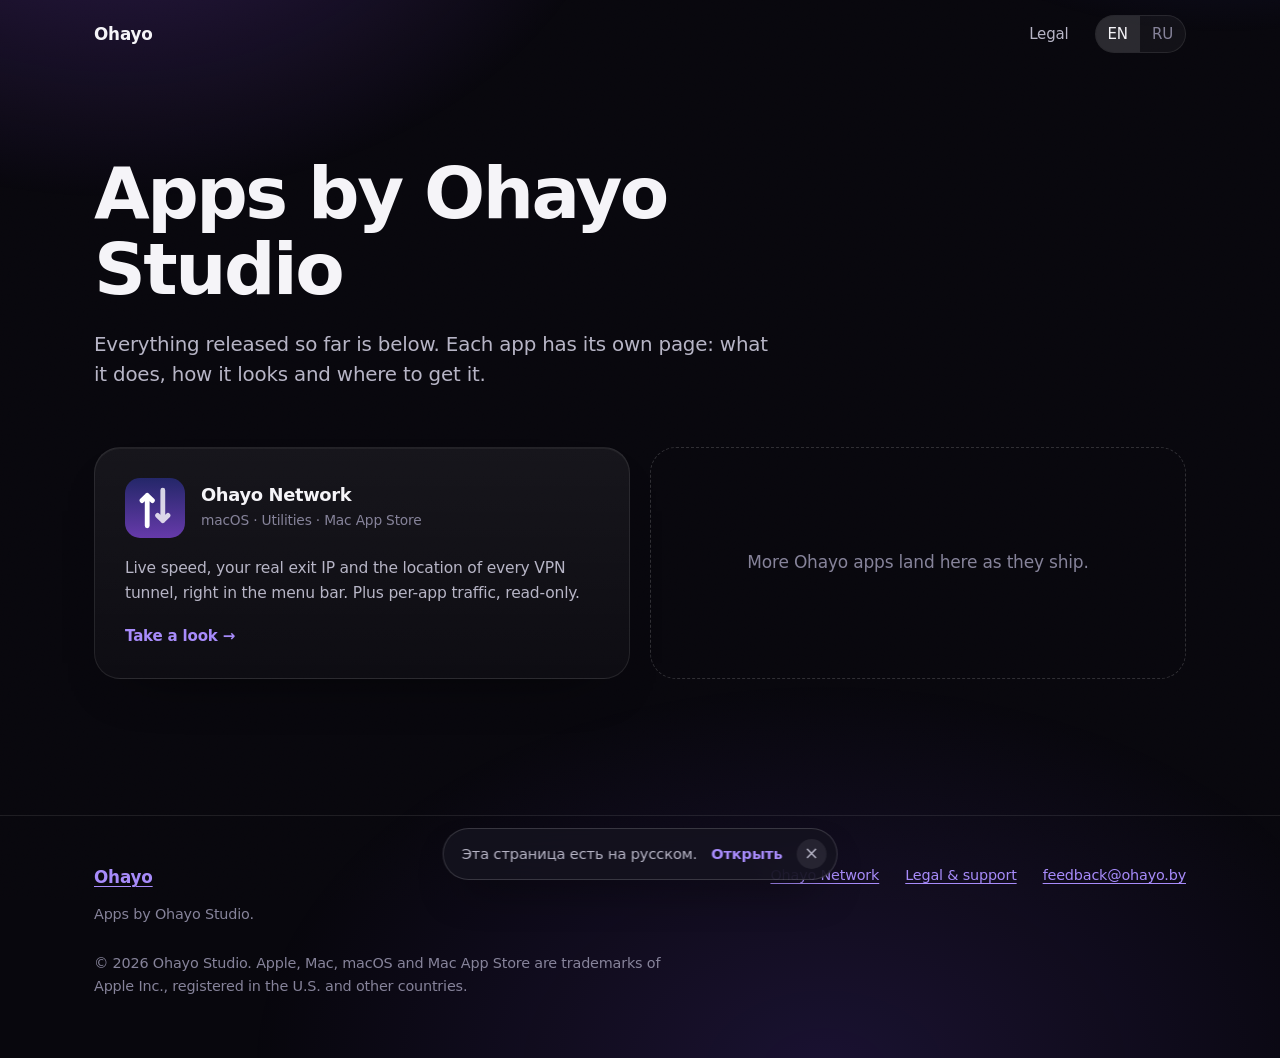
<file: index.html>
<!DOCTYPE html>
<html lang="en">
<head>
<meta charset="utf-8">
<meta name="viewport" content="width=device-width, initial-scale=1, viewport-fit=cover">
<title>Ohayo — apps from Ohayo Studio</title>
<meta name="description" content="Apps from Ohayo Studio — what is out, what each one does and where to get it.">
<meta name="theme-color" content="#08070d">
<link rel="canonical" href="https://apps.ohayo.by/">
<link rel="alternate" hreflang="en" href="https://apps.ohayo.by/">
<link rel="alternate" hreflang="ru" href="https://apps.ohayo.by/ru">
<link rel="alternate" hreflang="x-default" href="https://apps.ohayo.by/">
<link rel="icon" href="/assets/mark.svg?v=b35ab2026d" type="image/svg+xml">
<link rel="apple-touch-icon" href="/assets/apple-touch-icon.png?v=7a63a4b6b9">
<meta property="og:type" content="website">
<meta property="og:site_name" content="Ohayo">
<meta property="og:locale" content="en_US">
<meta property="og:locale:alternate" content="ru_RU">
<meta property="og:title" content="Ohayo — apps from Ohayo Studio">
<meta property="og:description" content="Apps from Ohayo Studio — what is out, what each one does and where to get it.">
<meta property="og:url" content="https://apps.ohayo.by/">
<meta property="og:image" content="https://apps.ohayo.by/assets/og.png">
<meta property="og:image:width" content="1200">
<meta property="og:image:height" content="630">
<meta name="twitter:card" content="summary_large_image">
<link rel="stylesheet" href="/assets/site.css?v=0511d6a6f8">
<script src="/assets/head.js?v=bfcff36d0f"></script>
<script type="application/ld+json">{
  "@context": "https://schema.org",
  "@graph": [
    {
      "@type": "Organization",
      "@id": "https://apps.ohayo.by/#organization",
      "name": "Ohayo Studio",
      "alternateName": "Ohayo",
      "url": "https://apps.ohayo.by/",
      "logo": {
        "@type": "ImageObject",
        "url": "https://apps.ohayo.by/assets/apple-touch-icon.png",
        "width": 180,
        "height": 180
      },
      "email": "feedback@ohayo.by"
    },
    {
      "@type": "WebSite",
      "@id": "https://apps.ohayo.by/#website",
      "url": "https://apps.ohayo.by/",
      "name": "Ohayo",
      "inLanguage": [
        "en",
        "ru"
      ],
      "publisher": {
        "@id": "https://apps.ohayo.by/#organization"
      }
    },
    {
      "@type": "CollectionPage",
      "@id": "https://apps.ohayo.by/#webpage",
      "url": "https://apps.ohayo.by/",
      "name": "Ohayo — apps from Ohayo Studio",
      "description": "Apps from Ohayo Studio — what is out, what each one does and where to get it.",
      "inLanguage": "en",
      "isPartOf": {
        "@id": "https://apps.ohayo.by/#website"
      },
      "about": {
        "@id": "https://apps.ohayo.by/#organization"
      },
      "mainEntity": {
        "@type": "ItemList",
        "itemListElement": [
          {
            "@type": "ListItem",
            "position": 1,
            "url": "https://apps.ohayo.by/ohayo-network",
            "name": "Ohayo Network"
          }
        ]
      }
    }
  ]
}</script>
</head>
<body>

<a class="skip" href="#main">Skip to content</a>
<aside class="lang-hint" lang="ru" aria-label="Язык" hidden><span>Эта страница есть на русском.</span><a href="/ru" data-lang="ru">Открыть</a><button type="button" data-lang="en" aria-label="Закрыть">×</button></aside>

<header class="site-header">
  <div class="wrap">
    <a class="brand wordmark" href="/">Ohayo</a>
    <nav class="nav-links" aria-label="Main">
      <a class="nav-item" href="https://legal.ohayo.by/">Legal</a>
      <span class="lang">
        <a href="/" data-lang="en" aria-current="true">EN</a>
        <a href="/ru" data-lang="ru" >RU</a>
      </span>
    </nav>
  </div>
</header>

<main id="main">
  <section class="hero" style="padding-bottom:clamp(32px,5vw,56px)">
    <div class="wrap">
      <h1 style="max-width:16ch">Apps by Ohayo Studio</h1>
      <p class="lead">Everything released so far is below. Each app has its own page: what it does, how it looks and where to get it.</p>
    </div>
  </section>

  <section style="padding-top:0">
    <div class="wrap">
      <div class="hub-grid">
        <a class="app-card reveal" href="/ohayo-network">
          <div class="head">
            <img src="/assets/ohayo-network/icon.svg?v=e9e6f6fa11" alt="" width="60" height="60">
            <div>
              <h2>Ohayo Network</h2>
              <span class="meta">macOS · Utilities · Mac App Store</span>
            </div>
          </div>
          <p>Live speed, your real exit IP and the location of every VPN tunnel, right in the menu bar. Plus per-app traffic, read-only.</p>
          <span class="more">Take a look →</span>
        </a>
        <div class="soon reveal"><p style="margin:0">More Ohayo apps land here as they ship.</p></div>
      </div>
    </div>
  </section>
</main>

<footer>
  <div class="wrap">
    <div class="footer-grid">
      <div>
        <a class="brand wordmark" href="/">Ohayo</a>
        <p style="margin:12px 0 0">Apps by Ohayo Studio.</p>
      </div>
      <nav aria-label="Footer">
        <a href="/ohayo-network">Ohayo Network</a>
        <a href="https://legal.ohayo.by/">Legal & support</a>
        <a href="mailto:feedback@ohayo.by">feedback@ohayo.by</a>
      </nav>
    </div>
    <p class="fine">© 2026 Ohayo Studio. Apple, Mac, macOS and Mac App Store are trademarks of Apple Inc., registered in the U.S. and other countries.</p>
  </div>
</footer>

<script src="/assets/site.js?v=728873054f" defer></script>
</body>
</html>
</file>
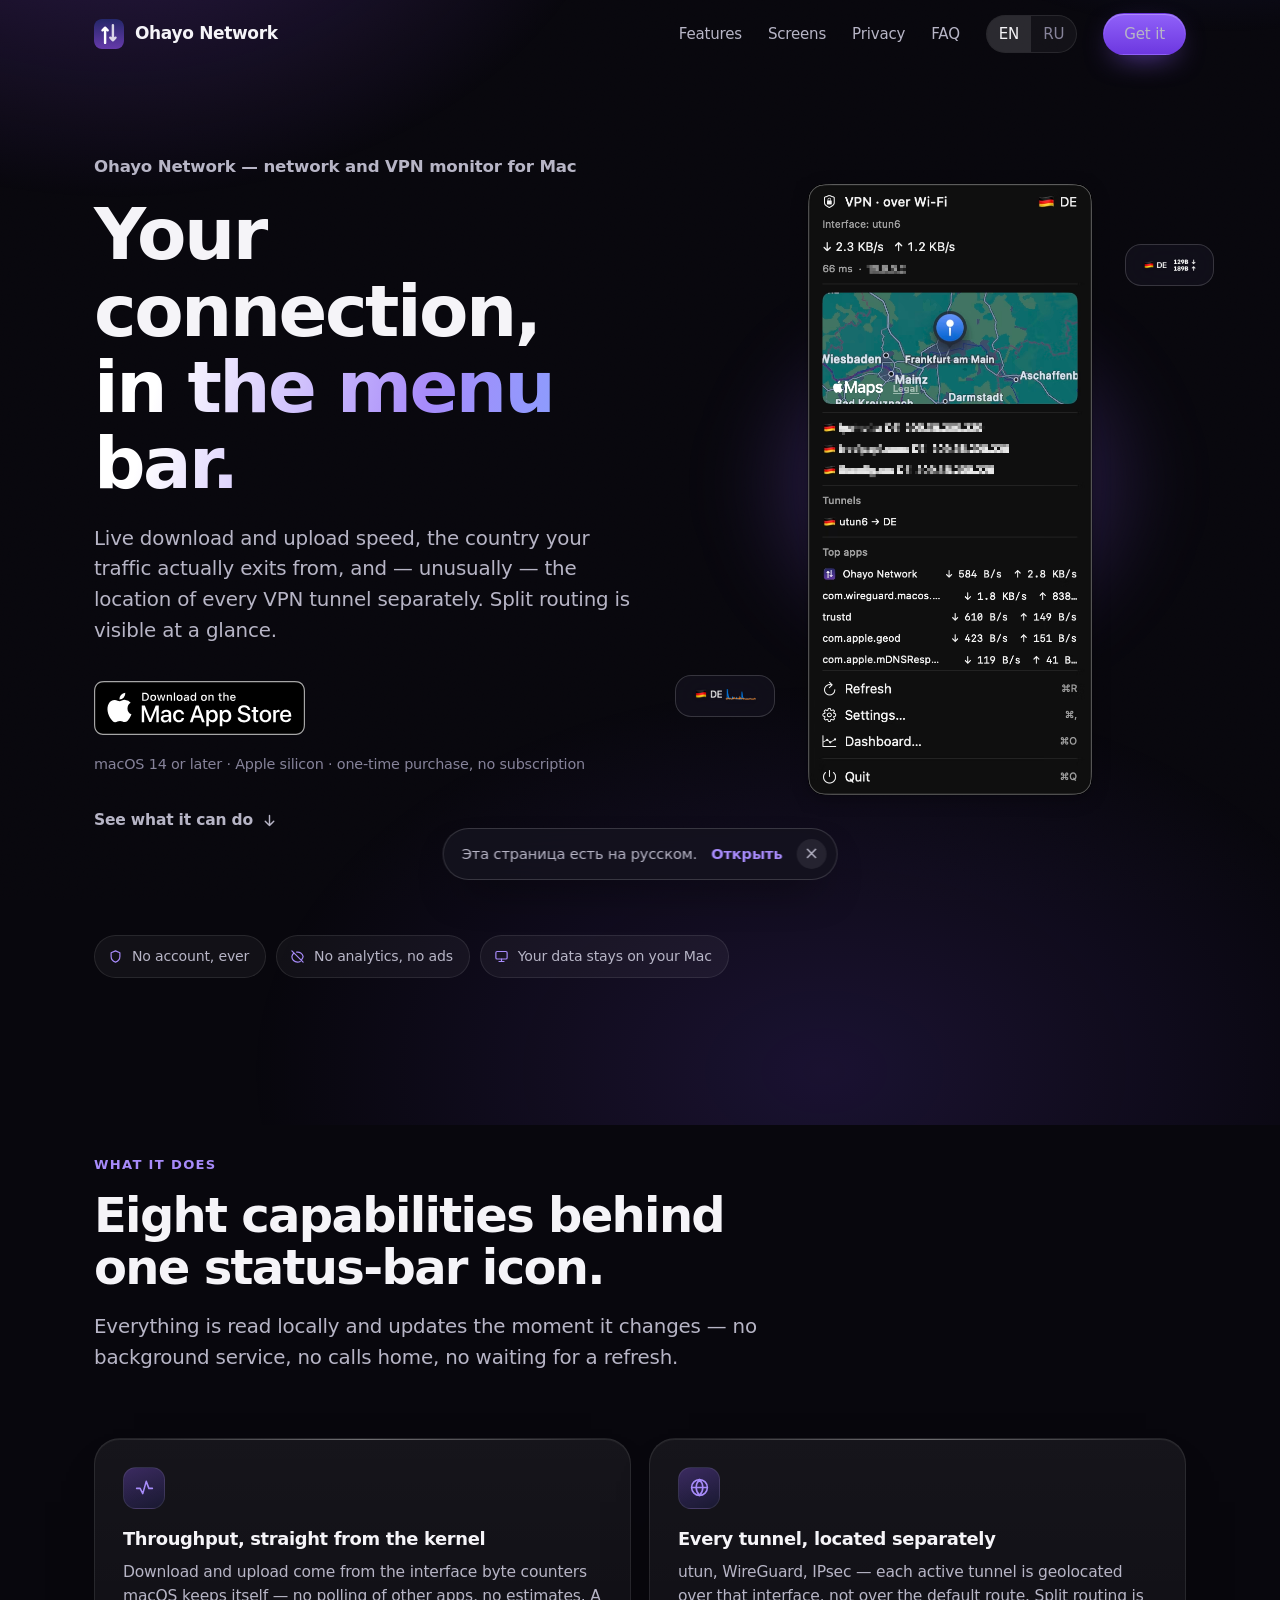
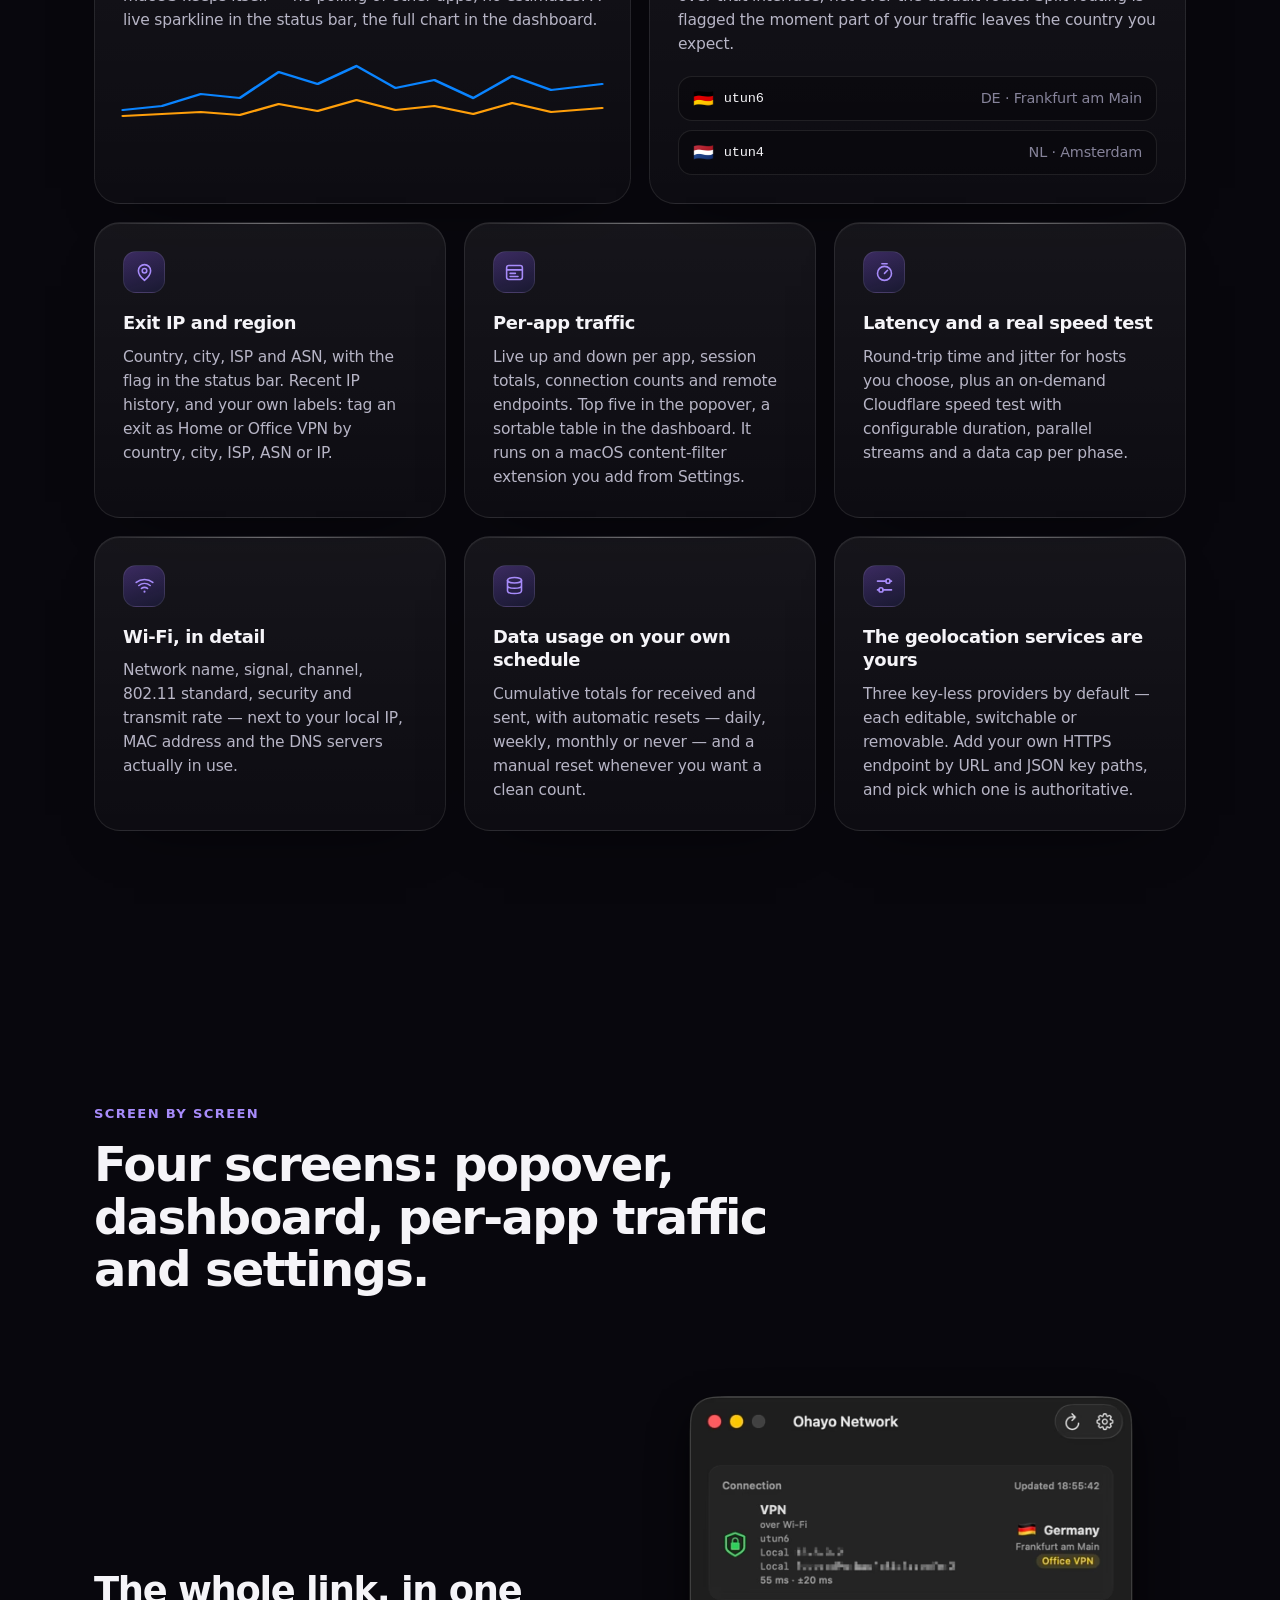
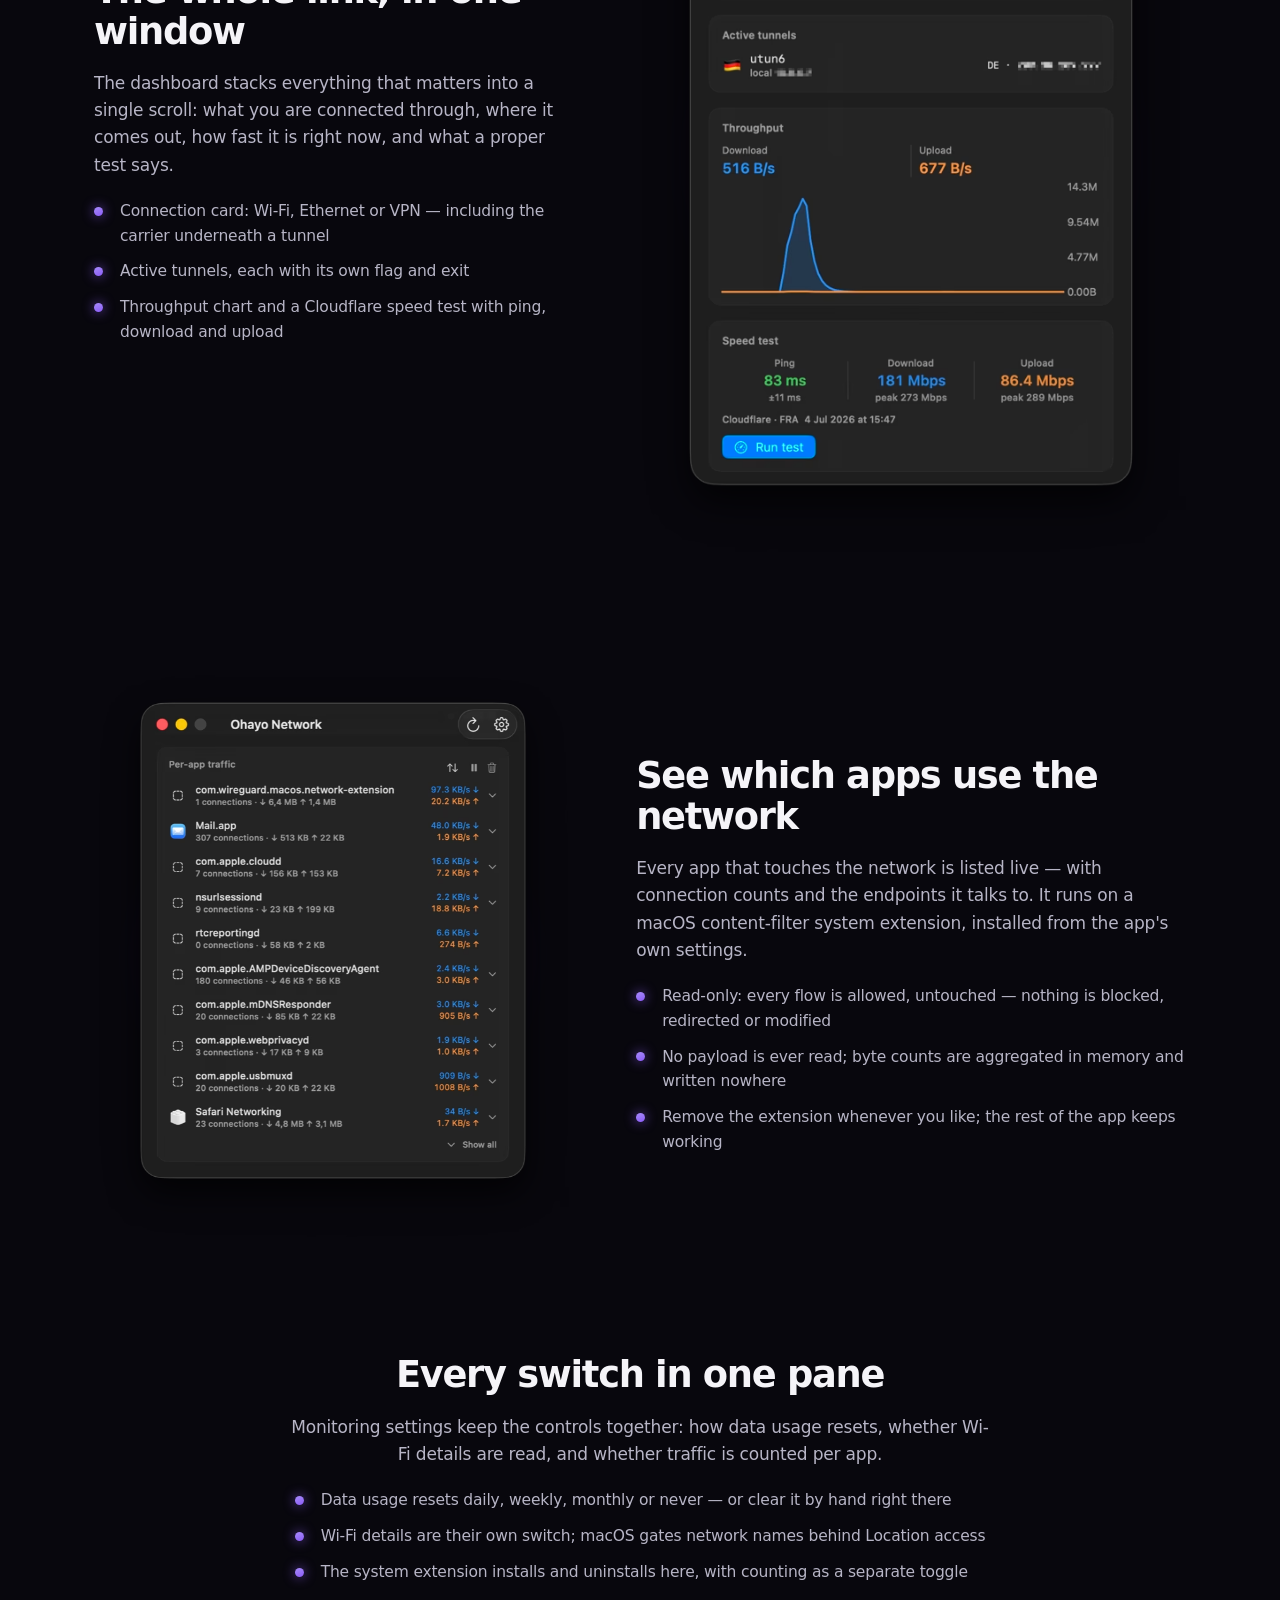
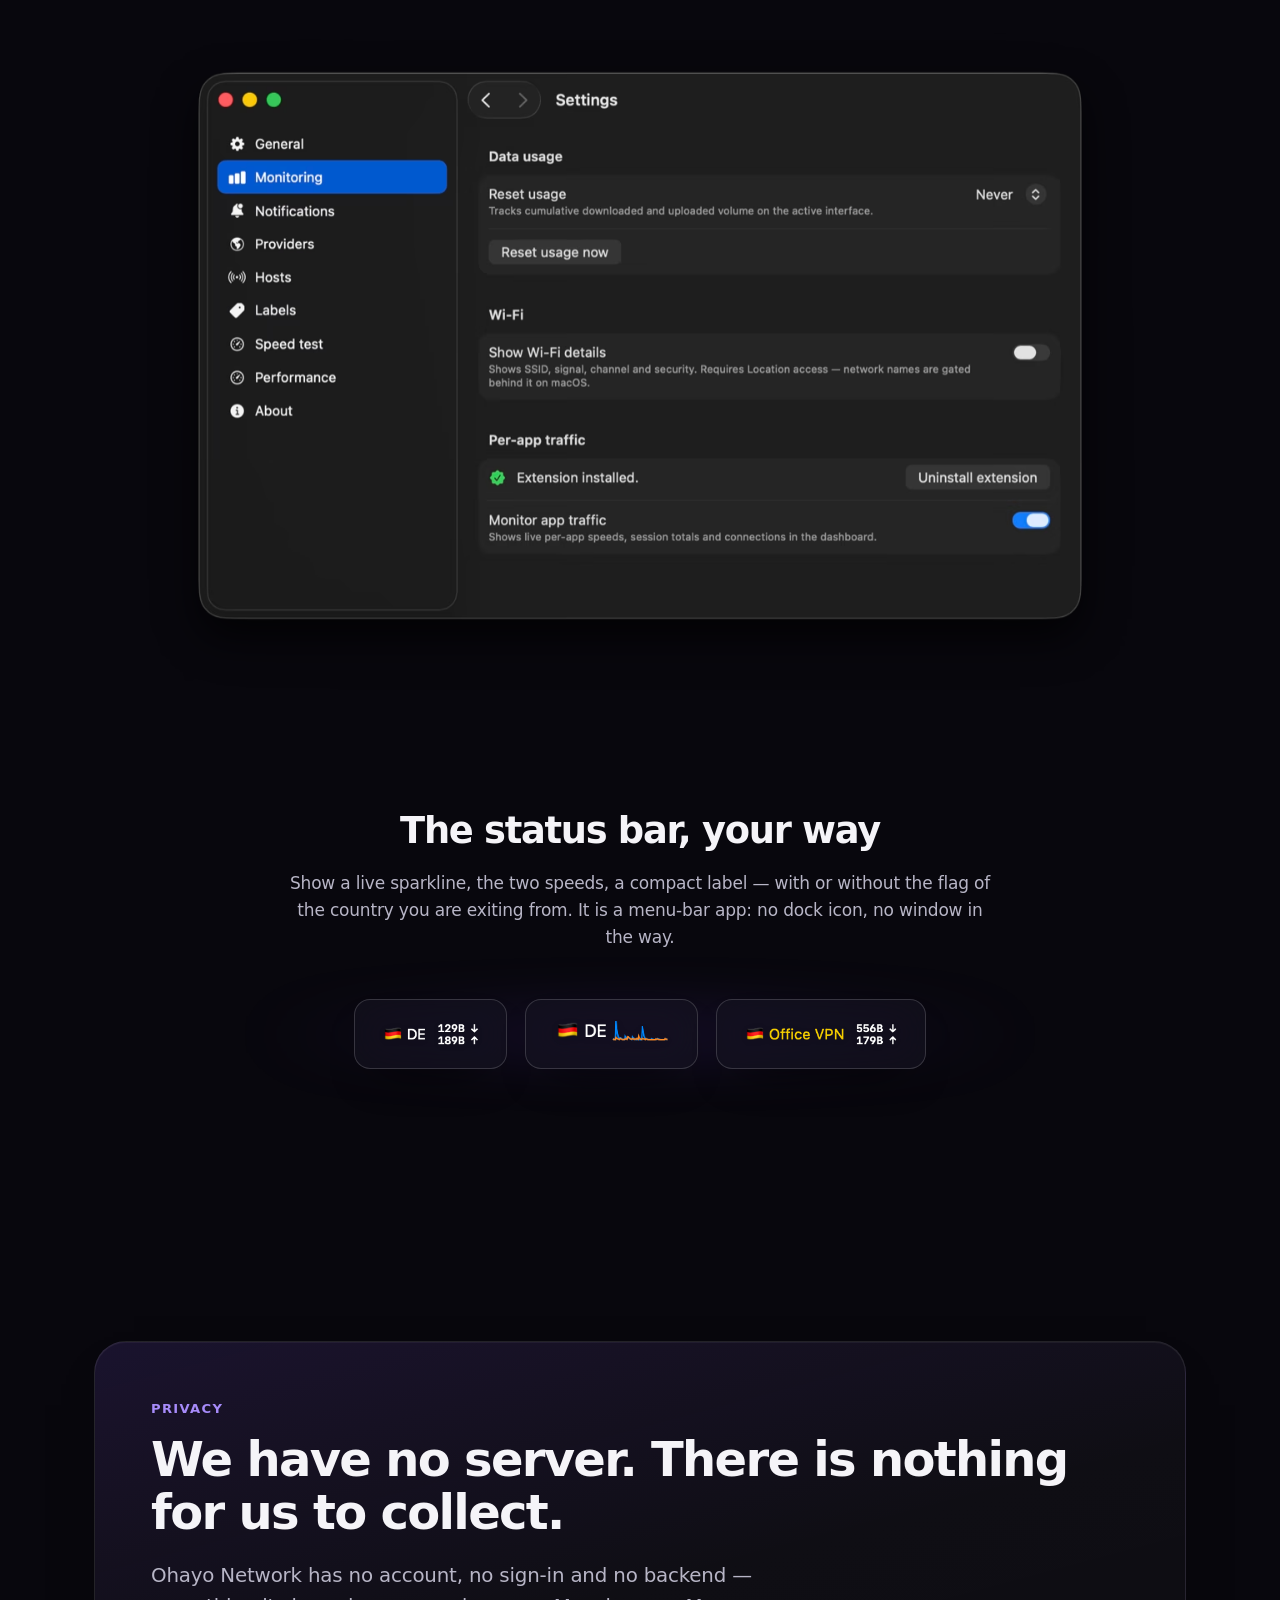
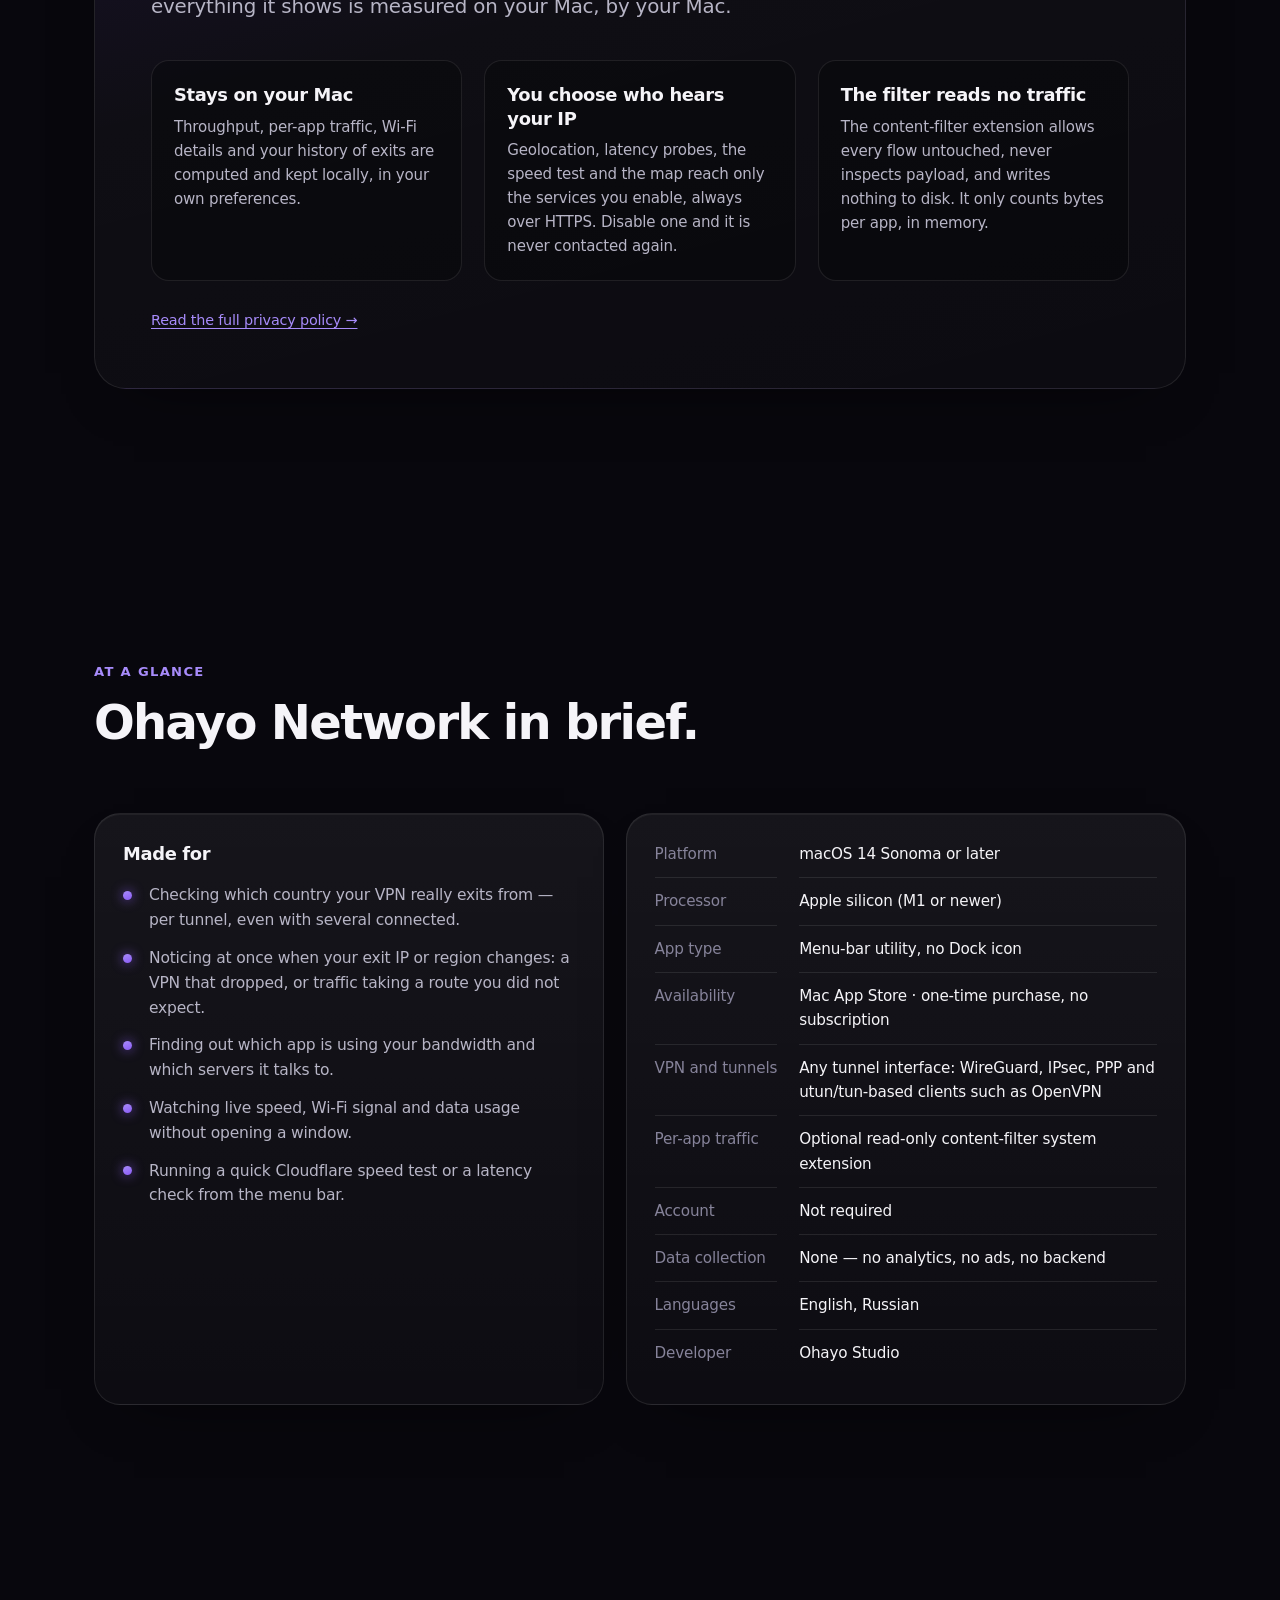
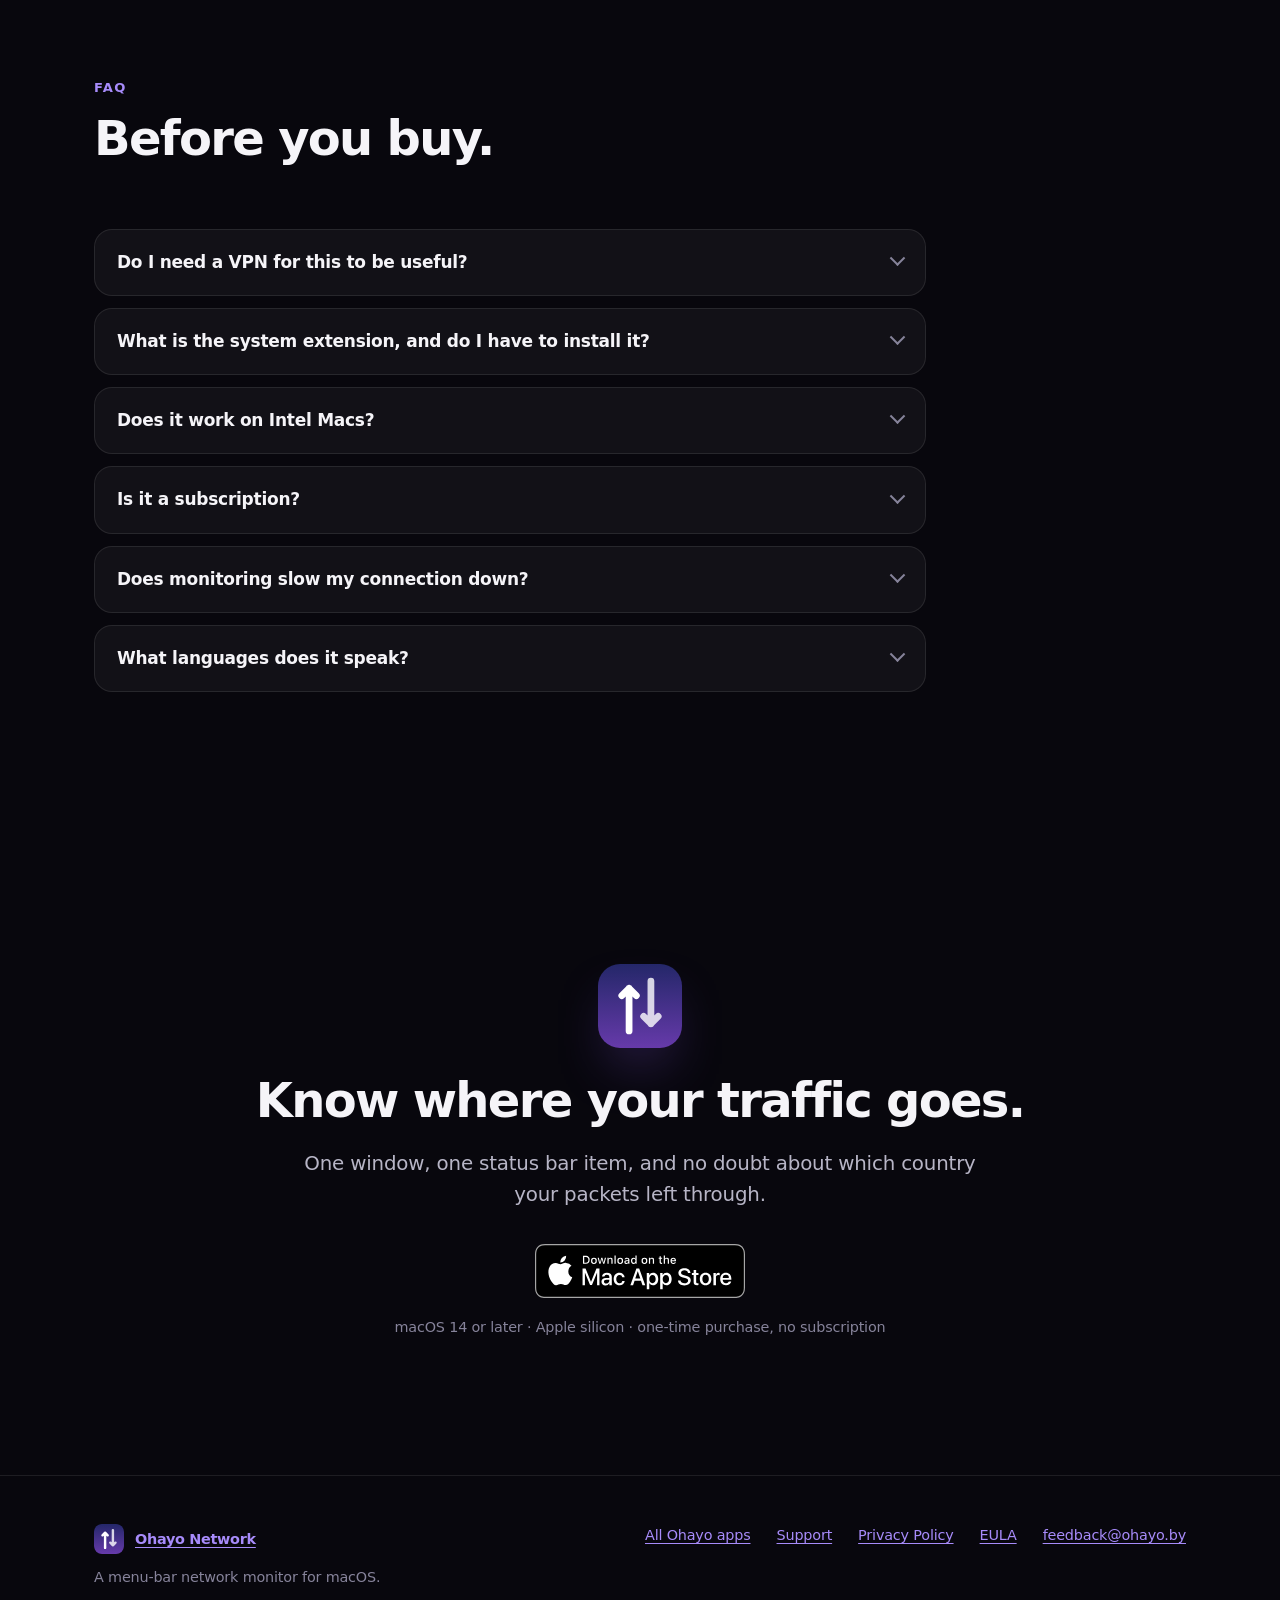
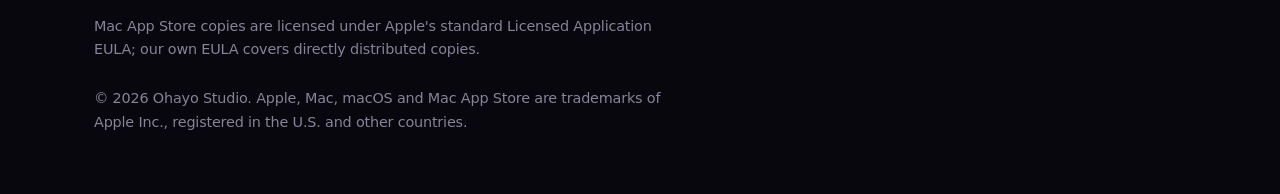
<file: ohayo-network/index.html>
<!DOCTYPE html>
<html lang="en">
<head>
<meta charset="utf-8">
<meta name="viewport" content="width=device-width, initial-scale=1, viewport-fit=cover">
<title>Ohayo Network — network and VPN monitor for the Mac menu bar</title>
<meta name="description" content="Live speed, your real exit IP and where each VPN tunnel exits — in the Mac menu bar. Per-app traffic, Wi-Fi details and a speed test. No account, no analytics.">
<meta name="theme-color" content="#08070d">
<link rel="canonical" href="https://apps.ohayo.by/ohayo-network">
<link rel="alternate" hreflang="en" href="https://apps.ohayo.by/ohayo-network">
<link rel="alternate" hreflang="ru" href="https://apps.ohayo.by/ohayo-network/ru">
<link rel="alternate" hreflang="x-default" href="https://apps.ohayo.by/ohayo-network">
<link rel="alternate" type="text/markdown" href="/ohayo-network.md" title="Ohayo Network — network and VPN monitor for the Mac menu bar (Markdown)">
<link rel="icon" href="/assets/ohayo-network/icon.svg?v=e9e6f6fa11" type="image/svg+xml">
<link rel="apple-touch-icon" href="/assets/ohayo-network/apple-touch-icon.png?v=bd017d7579">
<meta property="og:type" content="website">
<meta property="og:site_name" content="Ohayo">
<meta property="og:locale" content="en_US">
<meta property="og:locale:alternate" content="ru_RU">
<meta property="og:title" content="Ohayo Network — network and VPN monitor for the Mac menu bar">
<meta property="og:description" content="Live speed, your real exit IP and where each VPN tunnel exits — in the Mac menu bar. Per-app traffic, Wi-Fi details and a speed test. No account, no analytics.">
<meta property="og:url" content="https://apps.ohayo.by/ohayo-network">
<meta property="og:image" content="https://apps.ohayo.by/assets/ohayo-network/og.png">
<meta property="og:image:width" content="1200">
<meta property="og:image:height" content="630">
<meta property="og:image:alt" content="Ohayo Network running in the macOS menu bar">
<meta name="twitter:card" content="summary_large_image">
<link rel="stylesheet" href="/assets/site.css?v=0511d6a6f8">
<script src="/assets/head.js?v=bfcff36d0f"></script>
<script type="application/ld+json">{
  "@context": "https://schema.org",
  "@graph": [
    {
      "@type": "Organization",
      "@id": "https://apps.ohayo.by/#organization",
      "name": "Ohayo Studio",
      "alternateName": "Ohayo",
      "url": "https://apps.ohayo.by/",
      "logo": {
        "@type": "ImageObject",
        "url": "https://apps.ohayo.by/assets/apple-touch-icon.png",
        "width": 180,
        "height": 180
      },
      "email": "feedback@ohayo.by"
    },
    {
      "@type": "WebSite",
      "@id": "https://apps.ohayo.by/#website",
      "url": "https://apps.ohayo.by/",
      "name": "Ohayo",
      "inLanguage": [
        "en",
        "ru"
      ],
      "publisher": {
        "@id": "https://apps.ohayo.by/#organization"
      }
    },
    {
      "@type": "WebPage",
      "@id": "https://apps.ohayo.by/ohayo-network#webpage",
      "url": "https://apps.ohayo.by/ohayo-network",
      "name": "Ohayo Network — network and VPN monitor for the Mac menu bar",
      "description": "Live speed, your real exit IP and where each VPN tunnel exits — in the Mac menu bar. Per-app traffic, Wi-Fi details and a speed test. No account, no analytics.",
      "inLanguage": "en",
      "isPartOf": {
        "@id": "https://apps.ohayo.by/#website"
      },
      "about": {
        "@id": "https://apps.ohayo.by/ohayo-network#app"
      },
      "primaryImageOfPage": "https://apps.ohayo.by/assets/ohayo-network/og.png",
      "breadcrumb": {
        "@id": "https://apps.ohayo.by/ohayo-network#breadcrumb"
      }
    },
    {
      "@type": "BreadcrumbList",
      "@id": "https://apps.ohayo.by/ohayo-network#breadcrumb",
      "itemListElement": [
        {
          "@type": "ListItem",
          "position": 1,
          "name": "Ohayo apps",
          "item": "https://apps.ohayo.by/"
        },
        {
          "@type": "ListItem",
          "position": 2,
          "name": "Ohayo Network",
          "item": "https://apps.ohayo.by/ohayo-network"
        }
      ]
    },
    {
      "@type": "SoftwareApplication",
      "@id": "https://apps.ohayo.by/ohayo-network#app",
      "name": "Ohayo Network",
      "description": "Live speed, your real exit IP and where each VPN tunnel exits — in the Mac menu bar. Per-app traffic, Wi-Fi details and a speed test. No account, no analytics.",
      "applicationCategory": "UtilitiesApplication",
      "applicationSubCategory": "Network monitor",
      "operatingSystem": "macOS 14.0 or later",
      "processorRequirements": "Apple silicon (arm64)",
      "inLanguage": [
        "en",
        "ru"
      ],
      "url": "https://apps.ohayo.by/ohayo-network",
      "installUrl": "https://apps.apple.com/app/ohayo-network/id6787492543?mt=12",
      "sameAs": [
        "https://apps.apple.com/app/ohayo-network/id6787492543?mt=12"
      ],
      "image": "https://apps.ohayo.by/assets/ohayo-network/og.png",
      "screenshot": [
        "https://apps.ohayo.by/assets/ohayo-network/en/popover.png",
        "https://apps.ohayo.by/assets/ohayo-network/en/dashboard.png",
        "https://apps.ohayo.by/assets/ohayo-network/en/per-app.png",
        "https://apps.ohayo.by/assets/ohayo-network/en/settings.png"
      ],
      "featureList": [
        "Throughput, straight from the kernel",
        "Every tunnel, located separately",
        "Exit IP and region",
        "Per-app traffic",
        "Latency and a real speed test",
        "Wi-Fi, in detail",
        "Data usage on your own schedule",
        "The geolocation services are yours"
      ],
      "author": {
        "@id": "https://apps.ohayo.by/#organization"
      },
      "publisher": {
        "@id": "https://apps.ohayo.by/#organization"
      }
    },
    {
      "@type": "FAQPage",
      "@id": "https://apps.ohayo.by/ohayo-network#faq",
      "mainEntity": [
        {
          "@type": "Question",
          "name": "Do I need a VPN for this to be useful?",
          "acceptedAnswer": {
            "@type": "Answer",
            "text": "No. Without a tunnel you get live speed, your exit IP and region, latency, Wi-Fi details, data usage and the speed test. If you do use one, each active tunnel is geolocated separately — that is what sets it apart from most menu-bar monitors."
          }
        },
        {
          "@type": "Question",
          "name": "What is the system extension, and do I have to install it?",
          "acceptedAnswer": {
            "@type": "Answer",
            "text": "Per-app traffic is the only feature that needs it, and it is entirely optional — everything else works without it. It is a macOS content-filter extension: read-only, never blocking, never inspecting payload. You install it yourself, approve it in System Settings, and can uninstall it from the same panel at any time."
          }
        },
        {
          "@type": "Question",
          "name": "Does it work on Intel Macs?",
          "acceptedAnswer": {
            "@type": "Answer",
            "text": "No — Ohayo Network is built for Apple silicon and requires macOS 14 Sonoma or later. If you need an Intel build, write to feedback@ohayo.by."
          }
        },
        {
          "@type": "Question",
          "name": "Is it a subscription?",
          "acceptedAnswer": {
            "@type": "Answer",
            "text": "No. It is a one-time purchase on the Mac App Store, and updates to the version you bought arrive the usual way."
          }
        },
        {
          "@type": "Question",
          "name": "Does monitoring slow my connection down?",
          "acceptedAnswer": {
            "@type": "Answer",
            "text": "No. Speed is read from counters the kernel already maintains, once a second. The content filter allows every flow immediately and only asks the kernel for cumulative byte counts — your traffic never routes through user space."
          }
        },
        {
          "@type": "Question",
          "name": "What languages does it speak?",
          "acceptedAnswer": {
            "@type": "Answer",
            "text": "English and Russian, following your system language. If you need another language, write to feedback@ohayo.by."
          }
        }
      ]
    }
  ]
}</script>
</head>
<body>

<a class="skip" href="#main">Skip to content</a>
<aside class="lang-hint" lang="ru" aria-label="Язык" hidden><span>Эта страница есть на русском.</span><a href="/ohayo-network/ru" data-lang="ru">Открыть</a><button type="button" data-lang="en" aria-label="Закрыть">×</button></aside>

<header class="site-header">
  <div class="wrap">
    <a class="brand" href="/">
      <img src="/assets/ohayo-network/icon.svg?v=e9e6f6fa11" alt="" width="30" height="30">
      <span>Ohayo Network</span>
    </a>
    <nav class="nav-links" aria-label="Main">
      <a class="nav-item" href="#features">Features</a>
      <a class="nav-item" href="#screens">Screens</a>
      <a class="nav-item" href="#privacy">Privacy</a>
      <a class="nav-item" href="#faq">FAQ</a>
      <span class="lang">
        <a href="/ohayo-network" data-lang="en" aria-current="true">EN</a>
        <a href="/ohayo-network/ru" data-lang="ru" >RU</a>
      </span>
      <a class="btn btn-primary header-cta" style="min-height:42px;padding:0 20px;font-size:.94rem" href="#get">Get it</a>
    </nav>
  </div>
</header>

<main id="main">

  <section class="hero">
    <div class="wrap hero-grid">
      <div>
        <h1><span class="h1-eyebrow">Ohayo Network — network and VPN monitor for Mac</span><span>Your connection,</span><span class='grad'>in the menu bar.</span></h1>
        <p class="lead">Live download and upload speed, the country your traffic actually exits from, and — unusually — the location of every VPN tunnel separately. Split routing is visible at a glance.</p>
        <div class="cta-row">
          <a class="badge" href="https://apps.apple.com/app/ohayo-network/id6787492543?mt=12" target="_blank" rel="noopener" aria-label="Download Ohayo Network on the Mac App Store">
            <img src="/assets/badge-mas-en-us.svg?v=15111cd043" alt="Download Ohayo Network on the Mac App Store" width="211" height="54">
          </a>
        </div>
        <p class="cta-note">macOS 14 or later · Apple silicon · one-time purchase, no subscription</p>
        <p class="cta-more"><a class="arrow-link" href="#features">See what it can do<svg viewBox="0 0 24 24" fill="none" stroke="currentColor" stroke-width="2" stroke-linecap="round" stroke-linejoin="round" aria-hidden="true"><path d="M12 5v14M6 13l6 6 6-6"/></svg></a></p>
      </div>
      <div class="stage">
        <picture>
          <source srcset="/assets/ohayo-network/en/popover.avif?v=b4b7548724" type="image/avif">
          <img class="app-shot" src="/assets/ohayo-network/en/popover.png?v=c00ade9b27" alt="The Ohayo Network popover: connection, speed, map of the exit location, tunnels and top apps" width="652" height="1298" fetchpriority="high">
        </picture>
        <span class="chip chip-1"><img src="/assets/ohayo-network/en/menubar-speed.png?v=b60ce654ca" alt="" width="190" height="66"></span>
        <span class="chip chip-2"><img src="/assets/ohayo-network/en/menubar-sparkline.png?v=7824c6dac7" alt="" width="188" height="56"></span>
      </div>
    </div>
  </section>

  <section class="trust">
    <div class="wrap">
      <ul>
        <li><svg viewBox="0 0 24 24" fill="none" stroke="currentColor" stroke-width="1.9" stroke-linecap="round" stroke-linejoin="round" aria-hidden="true"><path d="M12 3l7 3v6c0 4.2-2.9 7.6-7 9-4.1-1.4-7-4.8-7-9V6z"/></svg>No account, ever</li>
        <li><svg viewBox="0 0 24 24" fill="none" stroke="currentColor" stroke-width="1.9" stroke-linecap="round" stroke-linejoin="round" aria-hidden="true"><path d="M3 3l18 18M10.6 5.1A9 9 0 0 1 21 12a9.2 9.2 0 0 1-2.1 4.6M6.3 6.3A9 9 0 0 0 3 12a9 9 0 0 0 9 9 8.9 8.9 0 0 0 4.4-1.1"/></svg>No analytics, no ads</li>
        <li><svg viewBox="0 0 24 24" fill="none" stroke="currentColor" stroke-width="1.9" stroke-linecap="round" stroke-linejoin="round" aria-hidden="true"><rect x="3" y="4" width="18" height="12" rx="2"/><path d="M8 20h8M12 16v4"/></svg>Your data stays on your Mac</li>
      </ul>
    </div>
  </section>

  <section id="features">
    <div class="wrap">
      <div class="section-head reveal">
        <p class="kicker">What it does</p>
        <h2>Eight capabilities behind one status-bar icon.</h2>
        <p class="lead">Everything is read locally and updates the moment it changes — no background service, no calls home, no waiting for a refresh.</p>
      </div>

      <div class="bento">
        <article class="card wide reveal">
          <div class="card-icon"><svg viewBox="0 0 24 24" fill="none" stroke="currentColor" stroke-width="1.8" stroke-linecap="round" stroke-linejoin="round" aria-hidden="true"><path d="M3 13h4l3 6 4-14 3 8h4"/></svg></div>
          <h3>Throughput, straight from the kernel</h3>
          <p>Download and upload come from the interface byte counters macOS keeps itself — no polling of other apps, no estimates. A live sparkline in the status bar, the full chart in the dashboard.</p>
          <svg class="spark" viewBox="0 0 320 68" preserveAspectRatio="none" aria-hidden="true">
            <path class="dl" d="M0 56 L26 52 L52 40 L78 44 L104 18 L130 30 L156 12 L182 34 L208 26 L234 44 L260 22 L286 36 L320 30"/>
            <path class="ul" d="M0 62 L26 60 L52 58 L78 61 L104 50 L130 57 L156 46 L182 56 L208 52 L234 60 L260 49 L286 58 L320 54"/>
          </svg>
        </article>

        <article class="card wide reveal">
          <div class="card-icon"><svg viewBox="0 0 24 24" fill="none" stroke="currentColor" stroke-width="1.8" stroke-linecap="round" stroke-linejoin="round" aria-hidden="true"><circle cx="12" cy="12" r="9"/><path d="M3 12h18M12 3c2.5 2.6 3.8 5.7 3.8 9S14.5 18.4 12 21c-2.5-2.6-3.8-5.7-3.8-9S9.5 5.6 12 3z"/></svg></div>
          <h3>Every tunnel, located separately</h3>
          <p>utun, WireGuard, IPsec — each active tunnel is geolocated over that interface, not over the default route. Split routing is flagged the moment part of your traffic leaves the country you expect.</p>
          <div class="tunnels" aria-hidden="true">
            <span class="tunnel"><span class="flag">🇩🇪</span><code>utun6</code><span class="to">DE · Frankfurt am Main</span></span>
            <span class="tunnel"><span class="flag">🇳🇱</span><code>utun4</code><span class="to">NL · Amsterdam</span></span>
          </div>
        </article>

        <article class="card reveal">
          <div class="card-icon"><svg viewBox="0 0 24 24" fill="none" stroke="currentColor" stroke-width="1.8" stroke-linecap="round" stroke-linejoin="round" aria-hidden="true"><path d="M12 21s7-5.6 7-11a7 7 0 1 0-14 0c0 5.4 7 11 7 11z"/><circle cx="12" cy="10" r="2.6"/></svg></div>
          <h3>Exit IP and region</h3>
          <p>Country, city, ISP and ASN, with the flag in the status bar. Recent IP history, and your own labels: tag an exit as Home or Office VPN by country, city, ISP, ASN or IP.</p>
        </article>

        <article class="card reveal">
          <div class="card-icon"><svg viewBox="0 0 24 24" fill="none" stroke="currentColor" stroke-width="1.8" stroke-linecap="round" stroke-linejoin="round" aria-hidden="true"><rect x="3" y="4" width="18" height="16" rx="2.5"/><path d="M3 9h18M7 13h6M7 16.5h9"/></svg></div>
          <h3>Per-app traffic</h3>
          <p>Live up and down per app, session totals, connection counts and remote endpoints. Top five in the popover, a sortable table in the dashboard. It runs on a macOS content-filter extension you add from Settings.</p>
        </article>

        <article class="card reveal">
          <div class="card-icon"><svg viewBox="0 0 24 24" fill="none" stroke="currentColor" stroke-width="1.8" stroke-linecap="round" stroke-linejoin="round" aria-hidden="true"><circle cx="12" cy="13" r="8"/><path d="M12 13l3.5-3.5M9 2h6"/></svg></div>
          <h3>Latency and a real speed test</h3>
          <p>Round-trip time and jitter for hosts you choose, plus an on-demand Cloudflare speed test with configurable duration, parallel streams and a data cap per phase.</p>
        </article>

        <article class="card reveal">
          <div class="card-icon"><svg viewBox="0 0 24 24" fill="none" stroke="currentColor" stroke-width="1.8" stroke-linecap="round" stroke-linejoin="round" aria-hidden="true"><path d="M2.5 8.5a15 15 0 0 1 19 0M5.5 12a10.5 10.5 0 0 1 13 0M8.5 15.4a6 6 0 0 1 7 0"/><circle cx="12" cy="19" r="1.2" fill="currentColor" stroke="none"/></svg></div>
          <h3>Wi-Fi, in detail</h3>
          <p>Network name, signal, channel, 802.11 standard, security and transmit rate — next to your local IP, MAC address and the DNS servers actually in use.</p>
        </article>

        <article class="card reveal">
          <div class="card-icon"><svg viewBox="0 0 24 24" fill="none" stroke="currentColor" stroke-width="1.8" stroke-linecap="round" stroke-linejoin="round" aria-hidden="true"><ellipse cx="12" cy="6" rx="8" ry="3.2"/><path d="M4 6v12c0 1.8 3.6 3.2 8 3.2s8-1.4 8-3.2V6M4 12c0 1.8 3.6 3.2 8 3.2s8-1.4 8-3.2"/></svg></div>
          <h3>Data usage on your own schedule</h3>
          <p>Cumulative totals for received and sent, with automatic resets — daily, weekly, monthly or never — and a manual reset whenever you want a clean count.</p>
        </article>

        <article class="card reveal">
          <div class="card-icon"><svg viewBox="0 0 24 24" fill="none" stroke="currentColor" stroke-width="1.8" stroke-linecap="round" stroke-linejoin="round" aria-hidden="true"><path d="M4 7h10M18 7h2M4 17h2M10 17h10"/><circle cx="16" cy="7" r="2.4"/><circle cx="8" cy="17" r="2.4"/></svg></div>
          <h3>The geolocation services are yours</h3>
          <p>Three key-less providers by default — each editable, switchable or removable. Add your own HTTPS endpoint by URL and JSON key paths, and pick which one is authoritative.</p>
        </article>
      </div>
    </div>
  </section>

  <section id="screens">
    <div class="wrap">
      <div class="section-head reveal">
        <p class="kicker">Screen by screen</p>
        <h2>Four screens: popover, dashboard, per-app traffic and settings.</h2>
      </div>

      <div class="shots">
        <article class="shot reveal">
          <div class="shot-copy">
            <h3>The whole link, in one window</h3>
            <p>The dashboard stacks everything that matters into a single scroll: what you are connected through, where it comes out, how fast it is right now, and what a proper test says.</p>
            <ul><li>Connection card: Wi-Fi, Ethernet or VPN — including the carrier underneath a tunnel</li><li>Active tunnels, each with its own flag and exit</li><li>Throughput chart and a Cloudflare speed test with ping, download and upload</li></ul>
          </div>
          <div class="shot-media">
            <picture>
              <source srcset="/assets/ohayo-network/en/dashboard.avif?v=73760dbac6" type="image/avif">
              <img src="/assets/ohayo-network/en/dashboard.png?v=27a8e728f1" alt="The Ohayo Network dashboard: connection, active tunnels, throughput chart and speed test results" width="622" height="900" loading="lazy">
            </picture>
          </div>
        </article>

        <article class="shot reveal">
          <div class="shot-copy">
            <h3>See which apps use the network</h3>
            <p>Every app that touches the network is listed live — with connection counts and the endpoints it talks to. It runs on a macOS content-filter system extension, installed from the app's own settings.</p>
            <ul><li>Read-only: every flow is allowed, untouched — nothing is blocked, redirected or modified</li><li>No payload is ever read; byte counts are aggregated in memory and written nowhere</li><li>Remove the extension whenever you like; the rest of the app keeps working</li></ul>
          </div>
          <div class="shot-media">
            <picture>
              <source srcset="/assets/ohayo-network/en/per-app.avif?v=64d6388cff" type="image/avif">
              <img src="/assets/ohayo-network/en/per-app.png?v=5e8dca0c62" alt="The per-app traffic table listing apps with live download and upload rates and session totals" width="756" height="900" loading="lazy">
            </picture>
          </div>
        </article>

        <article class="shot stack reveal">
          <div class="shot-copy">
            <h3>Every switch in one pane</h3>
            <p>Monitoring settings keep the controls together: how data usage resets, whether Wi-Fi details are read, and whether traffic is counted per app.</p>
            <ul><li>Data usage resets daily, weekly, monthly or never — or clear it by hand right there</li><li>Wi-Fi details are their own switch; macOS gates network names behind Location access</li><li>The system extension installs and uninstalls here, with counting as a separate toggle</li></ul>
          </div>
          <div class="shot-media">
            <picture>
              <source srcset="/assets/ohayo-network/en/settings.avif?v=679f4235ae" type="image/avif">
              <img src="/assets/ohayo-network/en/settings.png?v=05755e2bf5" alt="The Monitoring settings pane with the system extension section and the per-app traffic toggle" width="1200" height="796" loading="lazy">
            </picture>
          </div>
        </article>

        <article class="shot stack reveal">
          <div class="shot-copy">
            <h3>The status bar, your way</h3>
            <p>Show a live sparkline, the two speeds, a compact label — with or without the flag of the country you are exiting from. It is a menu-bar app: no dock icon, no window in the way.</p>
          </div>
          <div class="shot-media">
            <div class="menubar-row">
              <span class="chip"><img src="/assets/ohayo-network/en/menubar-speed.png?v=b60ce654ca" alt="Menu-bar item showing download and upload speed" width="190" height="66" loading="lazy"></span>
              <span class="chip"><img src="/assets/ohayo-network/en/menubar-sparkline.png?v=7824c6dac7" alt="Menu-bar item showing a live throughput sparkline" width="188" height="56" loading="lazy"></span>
              <span class="chip"><img src="/assets/ohayo-network/en/menubar-label.png?v=ec462240d3" alt="Menu-bar item showing a compact label with the exit country flag" width="284" height="66" loading="lazy"></span>
            </div>
          </div>
        </article>
      </div>
    </div>
  </section>

  <section id="privacy">
    <div class="wrap">
      <div class="panel reveal">
        <p class="kicker">Privacy</p>
        <h2>We have no server. There is nothing for us to collect.</h2>
        <p class="lead">Ohayo Network has no account, no sign-in and no backend — everything it shows is measured on your Mac, by your Mac.</p>
        <div class="panel-grid">
          <div><h3>Stays on your Mac</h3><p>Throughput, per-app traffic, Wi-Fi details and your history of exits are computed and kept locally, in your own preferences.</p></div>
          <div><h3>You choose who hears your IP</h3><p>Geolocation, latency probes, the speed test and the map reach only the services you enable, always over HTTPS. Disable one and it is never contacted again.</p></div>
          <div><h3>The filter reads no traffic</h3><p>The content-filter extension allows every flow untouched, never inspects payload, and writes nothing to disk. It only counts bytes per app, in memory.</p></div>
        </div>
        <p class="cta-note" style="margin-top:28px"><a href="https://legal.ohayo.by/network/privacy">Read the full privacy policy →</a></p>
      </div>
    </div>
  </section>

  <section id="glance">
    <div class="wrap">
      <div class="section-head reveal">
        <p class="kicker">At a glance</p>
        <h2>Ohayo Network in brief.</h2>
      </div>
      <div class="glance reveal">
        <div class="glance-uses">
          <h3>Made for</h3>
          <ul><li>Checking which country your VPN really exits from — per tunnel, even with several connected.</li><li>Noticing at once when your exit IP or region changes: a VPN that dropped, or traffic taking a route you did not expect.</li><li>Finding out which app is using your bandwidth and which servers it talks to.</li><li>Watching live speed, Wi-Fi signal and data usage without opening a window.</li><li>Running a quick Cloudflare speed test or a latency check from the menu bar.</li></ul>
        </div>
        <dl class="facts"><dt>Platform</dt><dd>macOS 14 Sonoma or later</dd><dt>Processor</dt><dd>Apple silicon (M1 or newer)</dd><dt>App type</dt><dd>Menu-bar utility, no Dock icon</dd><dt>Availability</dt><dd>Mac App Store · one-time purchase, no subscription</dd><dt>VPN and tunnels</dt><dd>Any tunnel interface: WireGuard, IPsec, PPP and utun/tun-based clients such as OpenVPN</dd><dt>Per-app traffic</dt><dd>Optional read-only content-filter system extension</dd><dt>Account</dt><dd>Not required</dd><dt>Data collection</dt><dd>None — no analytics, no ads, no backend</dd><dt>Languages</dt><dd>English, Russian</dd><dt>Developer</dt><dd>Ohayo Studio</dd></dl>
      </div>
    </div>
  </section>

  <section id="faq">
    <div class="wrap">
      <div class="section-head reveal">
        <p class="kicker">FAQ</p>
        <h2>Before you buy.</h2>
      </div>
      <div class="faq reveal">
        <details><summary>Do I need a VPN for this to be useful?</summary><p>No. Without a tunnel you get live speed, your exit IP and region, latency, Wi-Fi details, data usage and the speed test. If you do use one, each active tunnel is geolocated separately — that is what sets it apart from most menu-bar monitors.</p></details>
        <details><summary>What is the system extension, and do I have to install it?</summary><p>Per-app traffic is the only feature that needs it, and it is entirely optional — everything else works without it. It is a macOS content-filter extension: read-only, never blocking, never inspecting payload. You install it yourself, approve it in System Settings, and can uninstall it from the same panel at any time.</p></details>
        <details><summary>Does it work on Intel Macs?</summary><p>No — Ohayo Network is built for Apple silicon and requires macOS 14 Sonoma or later. If you need an Intel build, write to feedback@ohayo.by.</p></details>
        <details><summary>Is it a subscription?</summary><p>No. It is a one-time purchase on the Mac App Store, and updates to the version you bought arrive the usual way.</p></details>
        <details><summary>Does monitoring slow my connection down?</summary><p>No. Speed is read from counters the kernel already maintains, once a second. The content filter allows every flow immediately and only asks the kernel for cumulative byte counts — your traffic never routes through user space.</p></details>
        <details><summary>What languages does it speak?</summary><p>English and Russian, following your system language. If you need another language, write to feedback@ohayo.by.</p></details>
      </div>
    </div>
  </section>

  <section class="closer" id="get">
    <div class="wrap reveal">
      <img class="mark" src="/assets/ohayo-network/icon.svg?v=e9e6f6fa11" alt="" width="84" height="84">
      <h2>Know where your traffic goes.</h2>
      <p class="lead">One window, one status bar item, and no doubt about which country your packets left through.</p>
      <div class="cta-row">
        <a class="badge" href="https://apps.apple.com/app/ohayo-network/id6787492543?mt=12" target="_blank" rel="noopener" aria-label="Download Ohayo Network on the Mac App Store">
          <img src="/assets/badge-mas-en-us.svg?v=15111cd043" alt="Download Ohayo Network on the Mac App Store" width="211" height="54" loading="lazy">
        </a>
      </div>
      <p class="cta-note">macOS 14 or later · Apple silicon · one-time purchase, no subscription</p>
    </div>
  </section>

</main>

<footer>
  <div class="wrap">
    <div class="footer-grid">
      <div>
        <a class="brand" href="/"><img src="/assets/ohayo-network/icon.svg?v=e9e6f6fa11" alt="" width="30" height="30"><span>Ohayo Network</span></a>
        <p style="margin:12px 0 0">A menu-bar network monitor for macOS.</p>
      </div>
      <nav aria-label="Footer">
        <a href="/">All Ohayo apps</a>
        <a href="https://legal.ohayo.by/network/support">Support</a>
        <a href="https://legal.ohayo.by/network/privacy">Privacy Policy</a>
        <a href="https://legal.ohayo.by/network/eula">EULA</a>
        <a href="mailto:feedback@ohayo.by">feedback@ohayo.by</a>
      </nav>
    </div>
    <p class="fine">Mac App Store copies are licensed under Apple's standard Licensed Application EULA; our own EULA covers directly distributed copies.</p>
    <p class="fine">© 2026 Ohayo Studio. Apple, Mac, macOS and Mac App Store are trademarks of Apple Inc., registered in the U.S. and other countries.</p>
  </div>
</footer>

<script src="/assets/site.js?v=728873054f" defer></script>
</body>
</html>
</file>
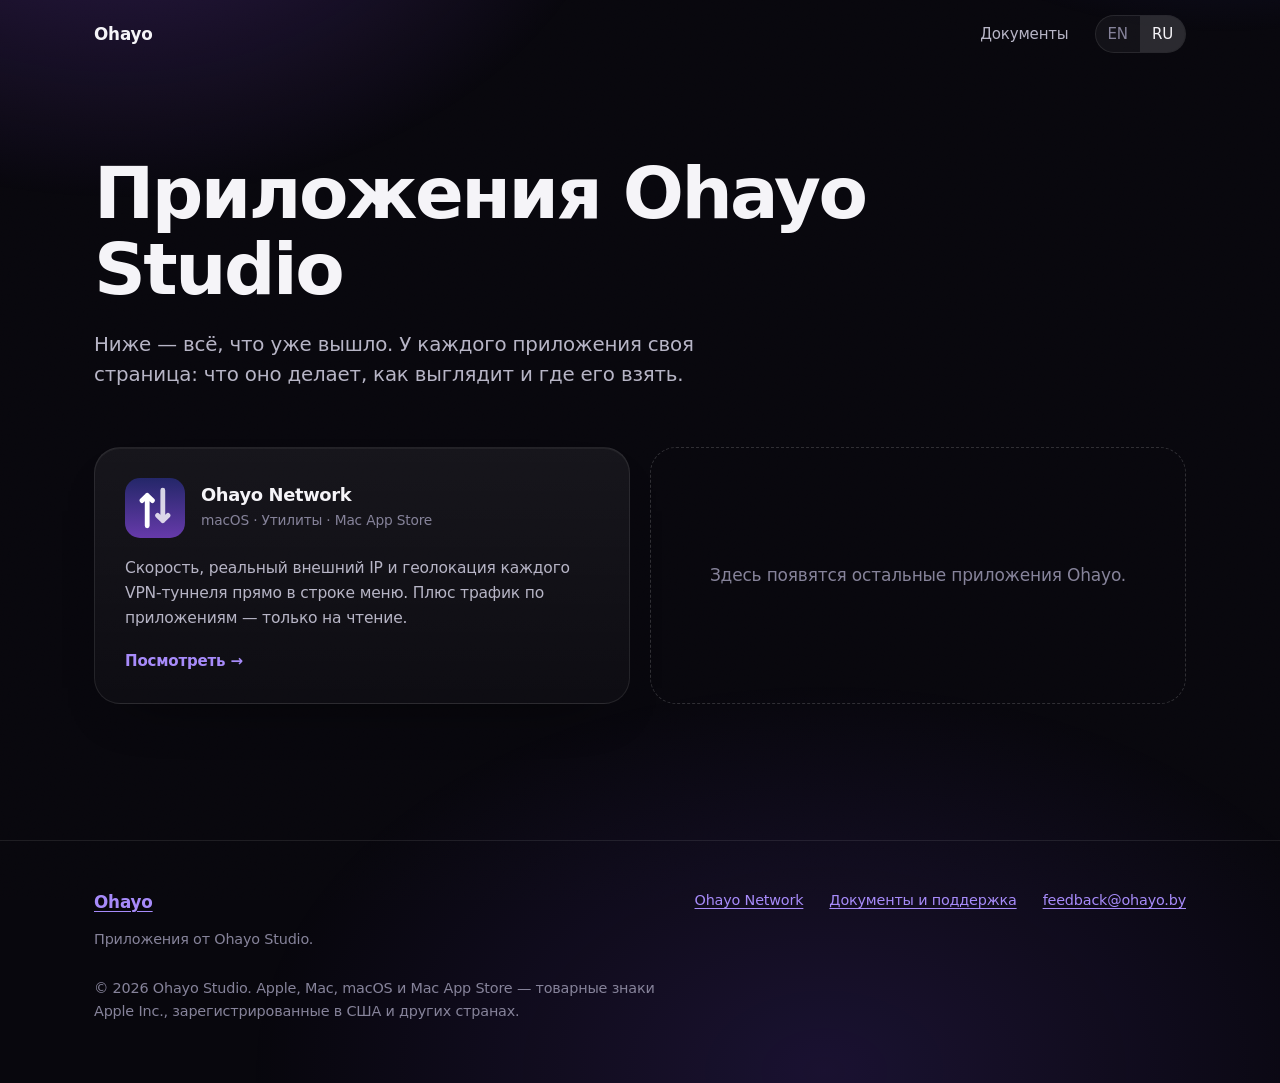
<file: ru/index.html>
<!DOCTYPE html>
<html lang="ru">
<head>
<meta charset="utf-8">
<meta name="viewport" content="width=device-width, initial-scale=1, viewport-fit=cover">
<title>Ohayo — приложения Ohayo Studio</title>
<meta name="description" content="Приложения Ohayo Studio — что вышло, что умеет каждое и где его взять.">
<meta name="theme-color" content="#08070d">
<link rel="canonical" href="https://apps.ohayo.by/ru">
<link rel="alternate" hreflang="en" href="https://apps.ohayo.by/">
<link rel="alternate" hreflang="ru" href="https://apps.ohayo.by/ru">
<link rel="alternate" hreflang="x-default" href="https://apps.ohayo.by/">
<link rel="icon" href="/assets/mark.svg?v=b35ab2026d" type="image/svg+xml">
<link rel="apple-touch-icon" href="/assets/apple-touch-icon.png?v=7a63a4b6b9">
<meta property="og:type" content="website">
<meta property="og:site_name" content="Ohayo">
<meta property="og:locale" content="ru_RU">
<meta property="og:locale:alternate" content="en_US">
<meta property="og:title" content="Ohayo — приложения Ohayo Studio">
<meta property="og:description" content="Приложения Ohayo Studio — что вышло, что умеет каждое и где его взять.">
<meta property="og:url" content="https://apps.ohayo.by/ru">
<meta property="og:image" content="https://apps.ohayo.by/assets/og.png">
<meta property="og:image:width" content="1200">
<meta property="og:image:height" content="630">
<meta name="twitter:card" content="summary_large_image">
<link rel="stylesheet" href="/assets/site.css?v=0511d6a6f8">
<script src="/assets/head.js?v=bfcff36d0f"></script>
<script type="application/ld+json">{
  "@context": "https://schema.org",
  "@graph": [
    {
      "@type": "Organization",
      "@id": "https://apps.ohayo.by/#organization",
      "name": "Ohayo Studio",
      "alternateName": "Ohayo",
      "url": "https://apps.ohayo.by/",
      "logo": {
        "@type": "ImageObject",
        "url": "https://apps.ohayo.by/assets/apple-touch-icon.png",
        "width": 180,
        "height": 180
      },
      "email": "feedback@ohayo.by"
    },
    {
      "@type": "WebSite",
      "@id": "https://apps.ohayo.by/#website",
      "url": "https://apps.ohayo.by/",
      "name": "Ohayo",
      "inLanguage": [
        "en",
        "ru"
      ],
      "publisher": {
        "@id": "https://apps.ohayo.by/#organization"
      }
    },
    {
      "@type": "CollectionPage",
      "@id": "https://apps.ohayo.by/ru#webpage",
      "url": "https://apps.ohayo.by/ru",
      "name": "Ohayo — приложения Ohayo Studio",
      "description": "Приложения Ohayo Studio — что вышло, что умеет каждое и где его взять.",
      "inLanguage": "ru",
      "isPartOf": {
        "@id": "https://apps.ohayo.by/#website"
      },
      "about": {
        "@id": "https://apps.ohayo.by/#organization"
      },
      "mainEntity": {
        "@type": "ItemList",
        "itemListElement": [
          {
            "@type": "ListItem",
            "position": 1,
            "url": "https://apps.ohayo.by/ohayo-network/ru",
            "name": "Ohayo Network"
          }
        ]
      }
    }
  ]
}</script>
</head>
<body>

<a class="skip" href="#main">К содержимому</a>


<header class="site-header">
  <div class="wrap">
    <a class="brand wordmark" href="/ru">Ohayo</a>
    <nav class="nav-links" aria-label="Основная навигация">
      <a class="nav-item" href="https://legal.ohayo.by/">Документы</a>
      <span class="lang">
        <a href="/" data-lang="en" >EN</a>
        <a href="/ru" data-lang="ru" aria-current="true">RU</a>
      </span>
    </nav>
  </div>
</header>

<main id="main">
  <section class="hero" style="padding-bottom:clamp(32px,5vw,56px)">
    <div class="wrap">
      <h1 style="max-width:16ch">Приложения Ohayo Studio</h1>
      <p class="lead">Ниже — всё, что уже вышло. У каждого приложения своя страница: что оно делает, как выглядит и где его взять.</p>
    </div>
  </section>

  <section style="padding-top:0">
    <div class="wrap">
      <div class="hub-grid">
        <a class="app-card reveal" href="/ohayo-network/ru">
          <div class="head">
            <img src="/assets/ohayo-network/icon.svg?v=e9e6f6fa11" alt="" width="60" height="60">
            <div>
              <h2>Ohayo Network</h2>
              <span class="meta">macOS · Утилиты · Mac App Store</span>
            </div>
          </div>
          <p>Скорость, реальный внешний IP и геолокация каждого VPN-туннеля прямо в строке меню. Плюс трафик по приложениям — только на чтение.</p>
          <span class="more">Посмотреть →</span>
        </a>
        <div class="soon reveal"><p style="margin:0">Здесь появятся остальные приложения Ohayo.</p></div>
      </div>
    </div>
  </section>
</main>

<footer>
  <div class="wrap">
    <div class="footer-grid">
      <div>
        <a class="brand wordmark" href="/ru">Ohayo</a>
        <p style="margin:12px 0 0">Приложения от Ohayo Studio.</p>
      </div>
      <nav aria-label="Нижнее меню">
        <a href="/ohayo-network/ru">Ohayo Network</a>
        <a href="https://legal.ohayo.by/">Документы и поддержка</a>
        <a href="mailto:feedback@ohayo.by">feedback@ohayo.by</a>
      </nav>
    </div>
    <p class="fine">© 2026 Ohayo Studio. Apple, Mac, macOS и Mac App Store — товарные знаки Apple Inc., зарегистрированные в США и других странах.</p>
  </div>
</footer>

<script src="/assets/site.js?v=728873054f" defer></script>
</body>
</html>
</file>
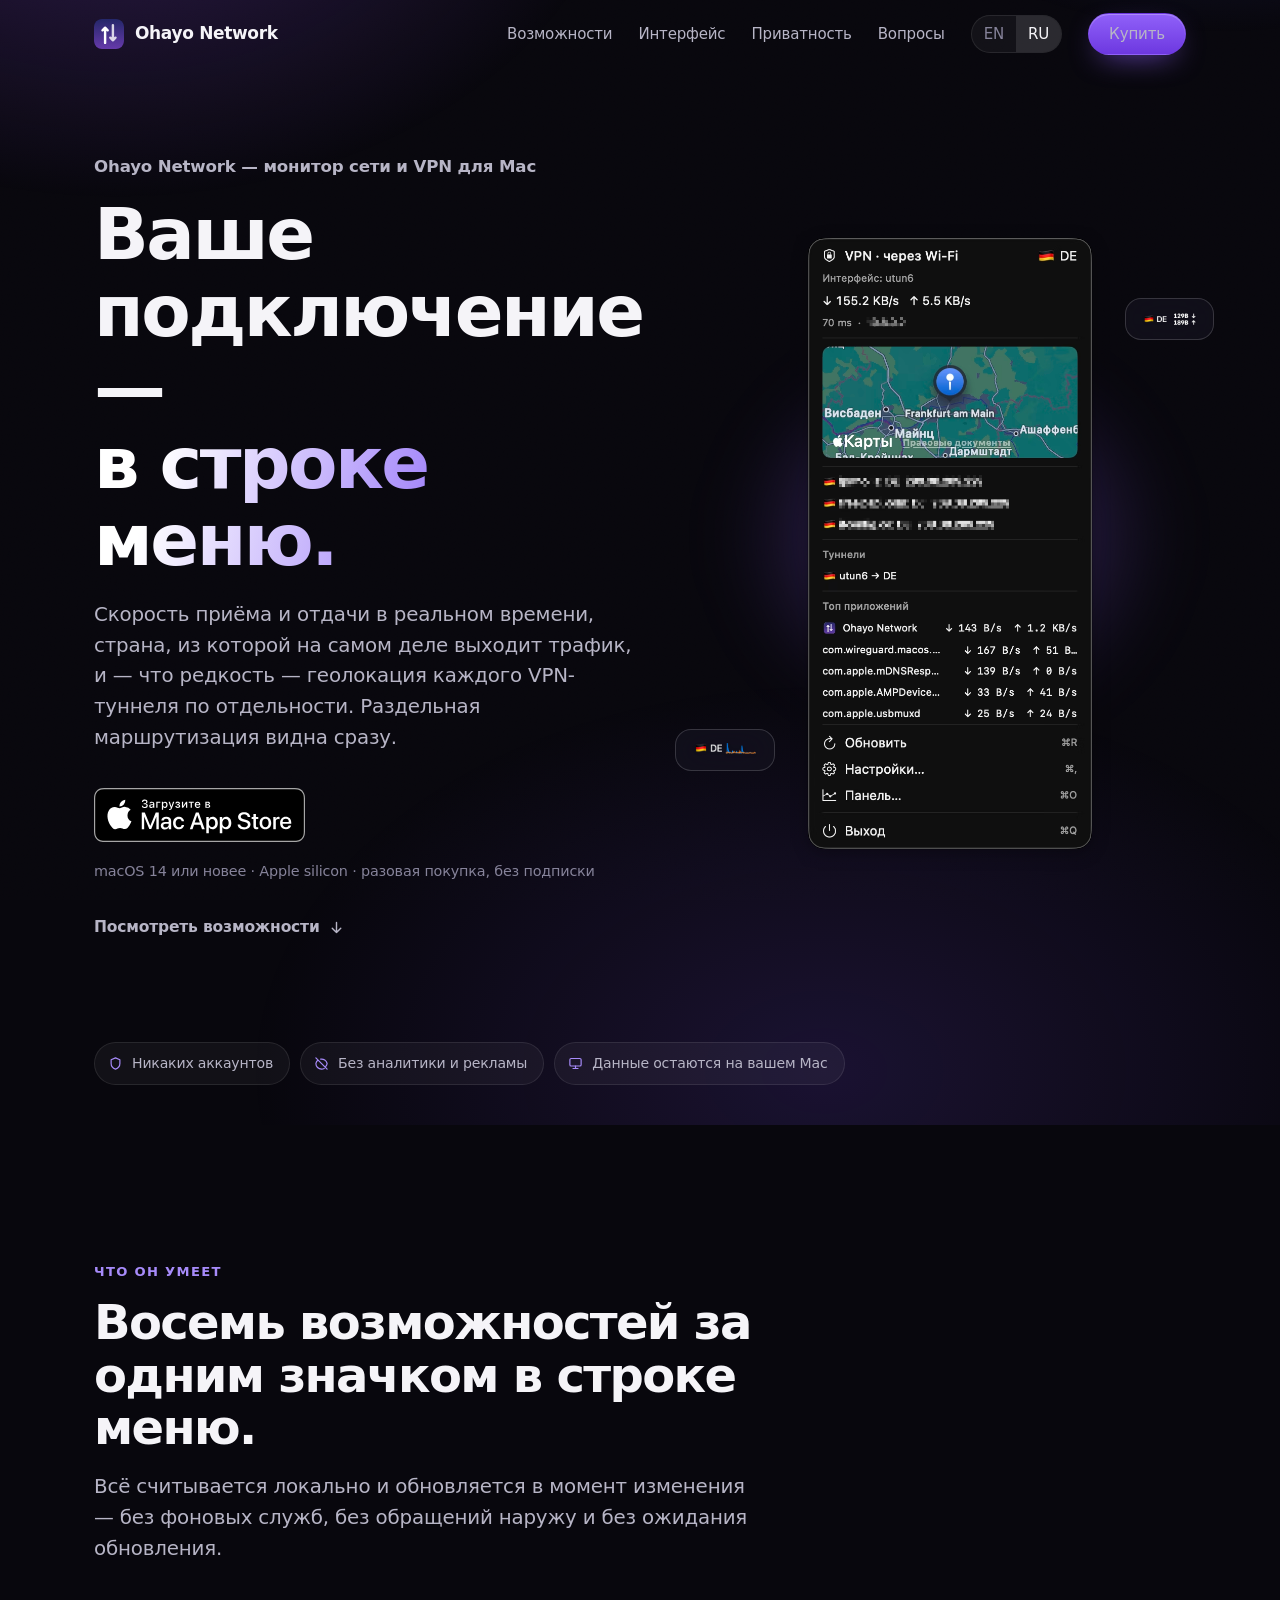
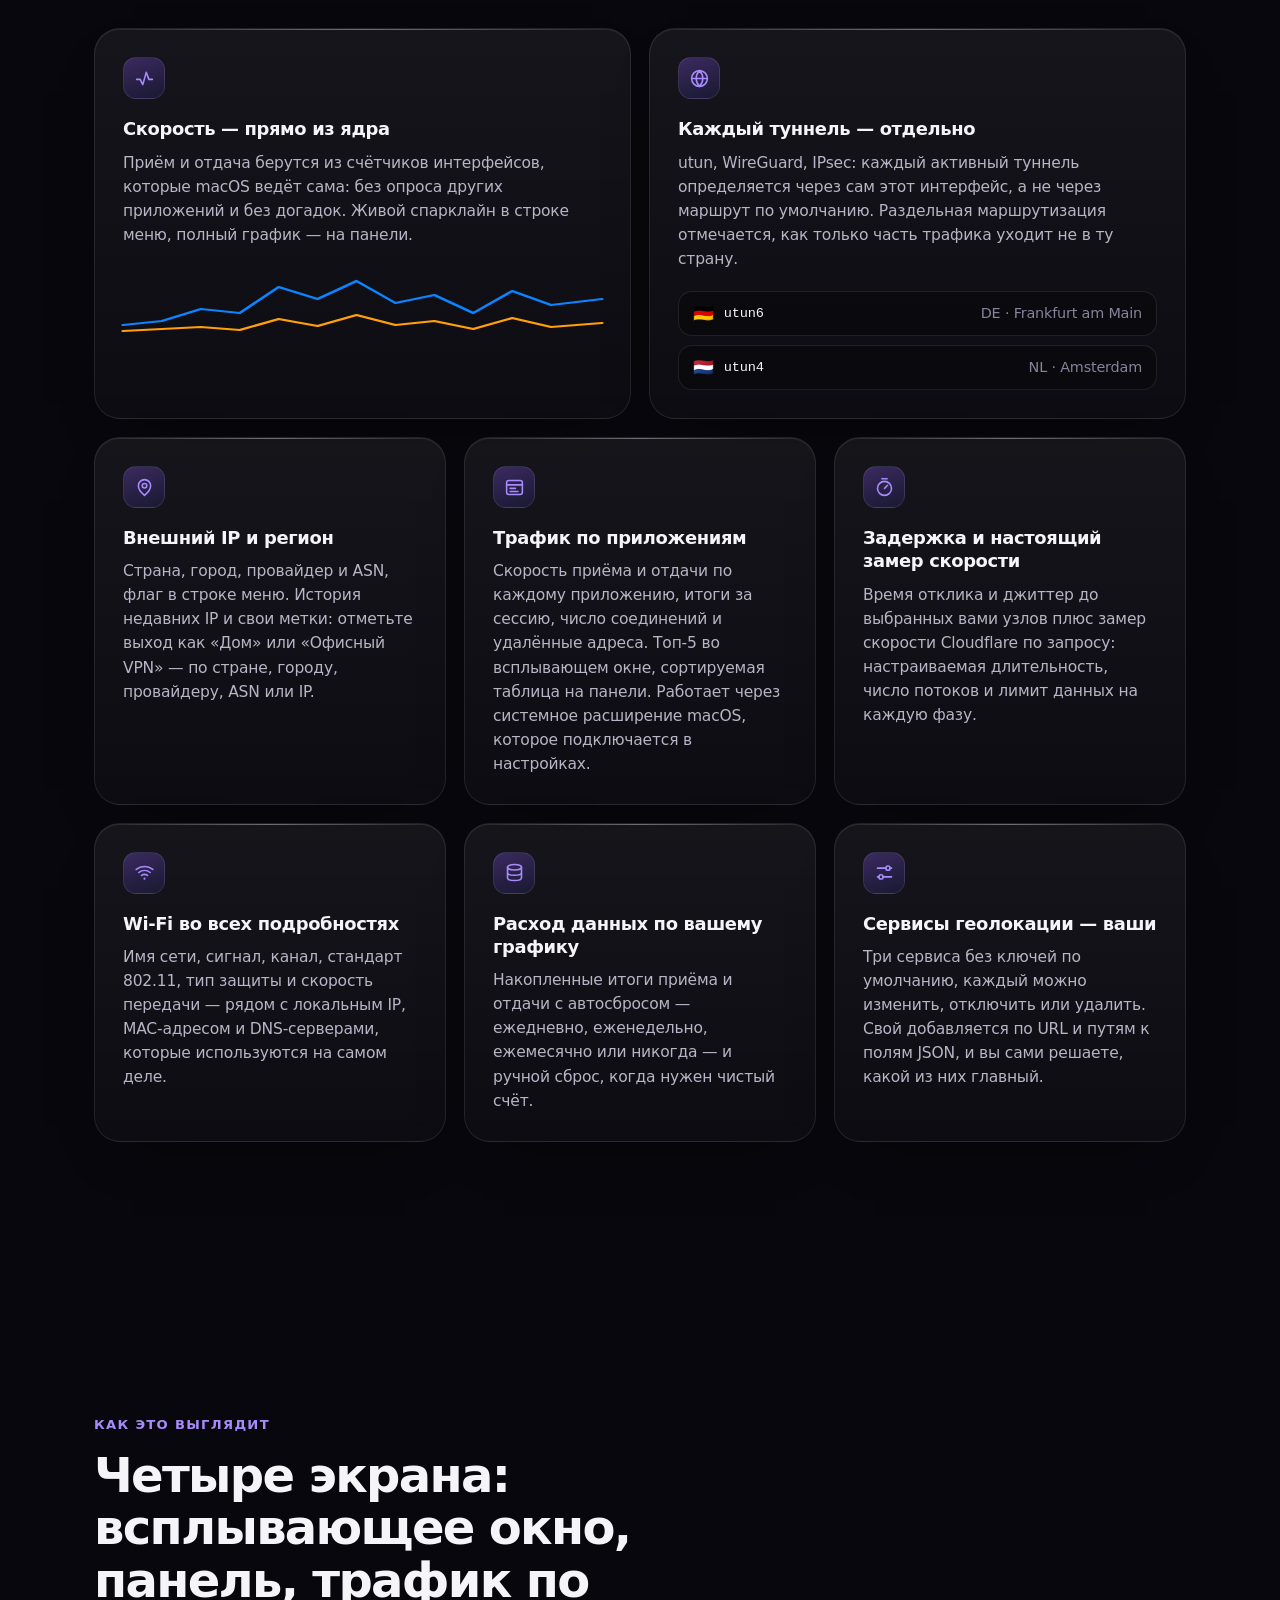
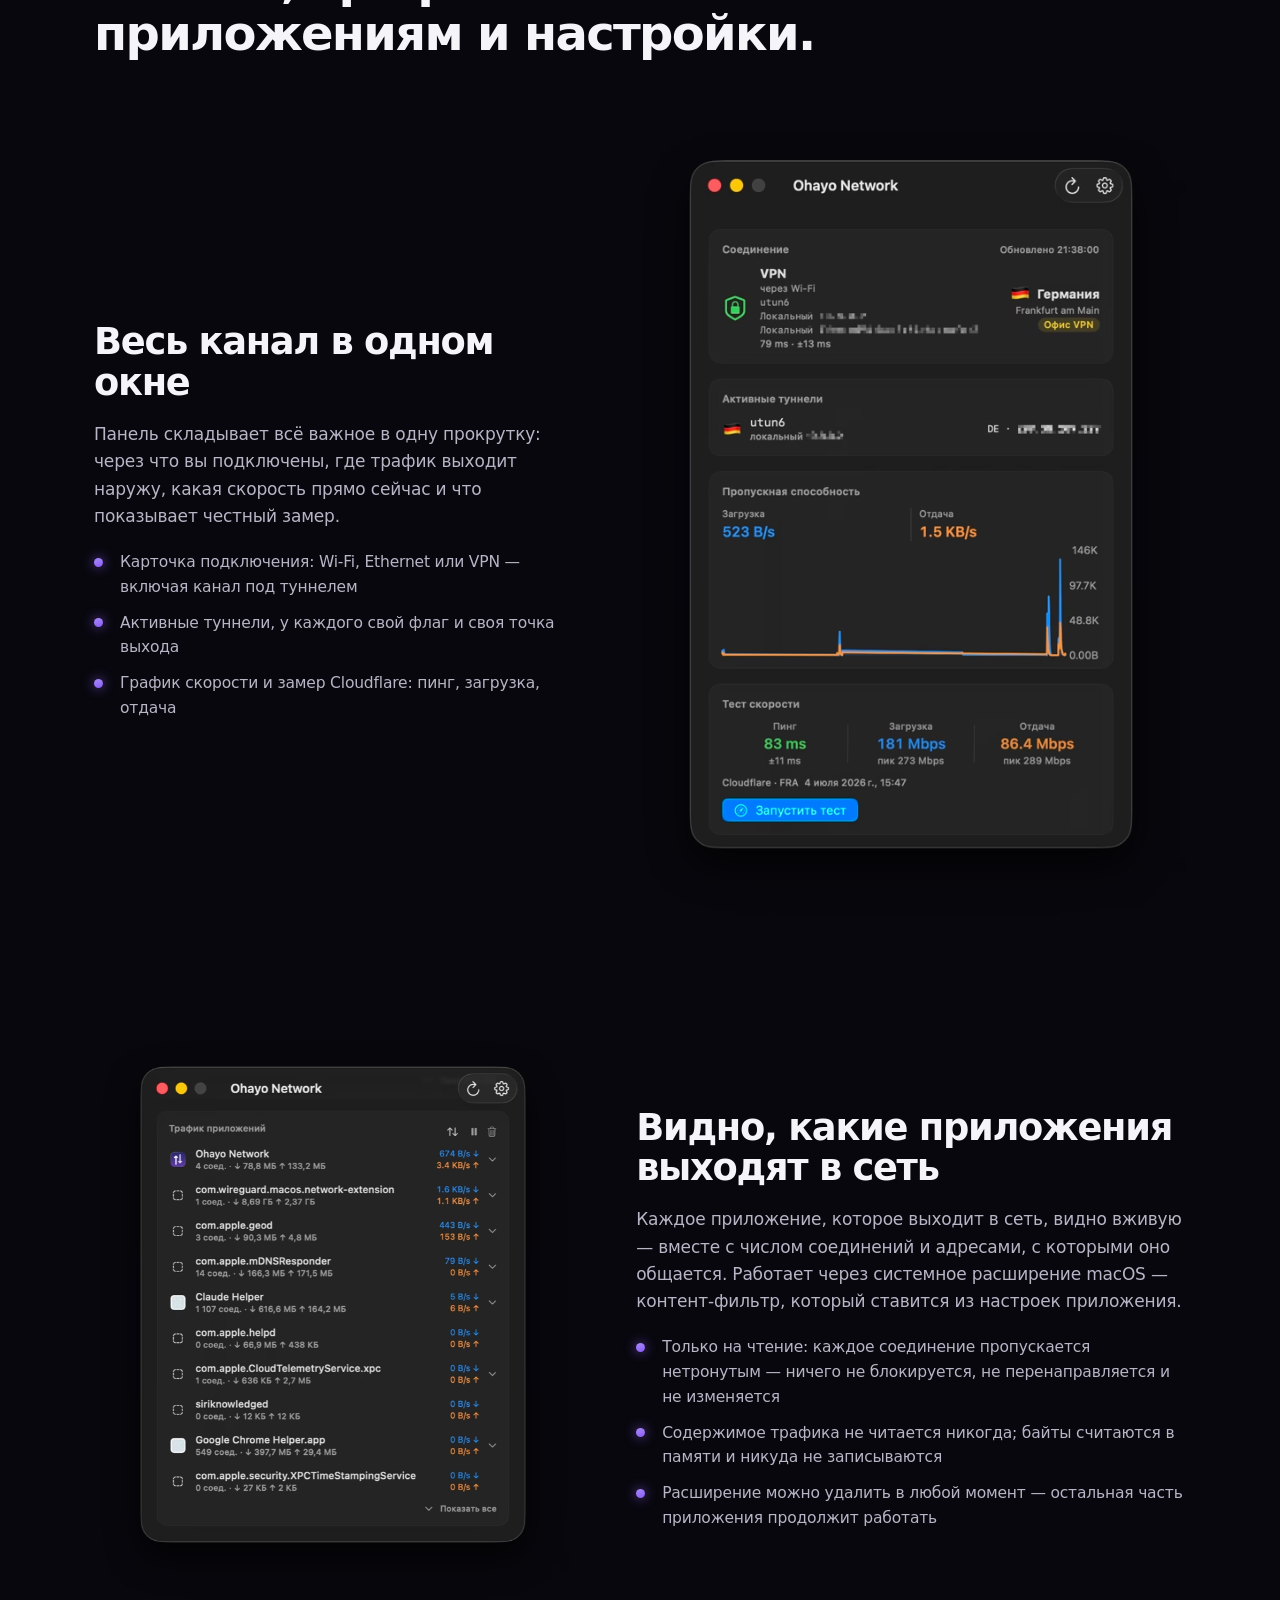
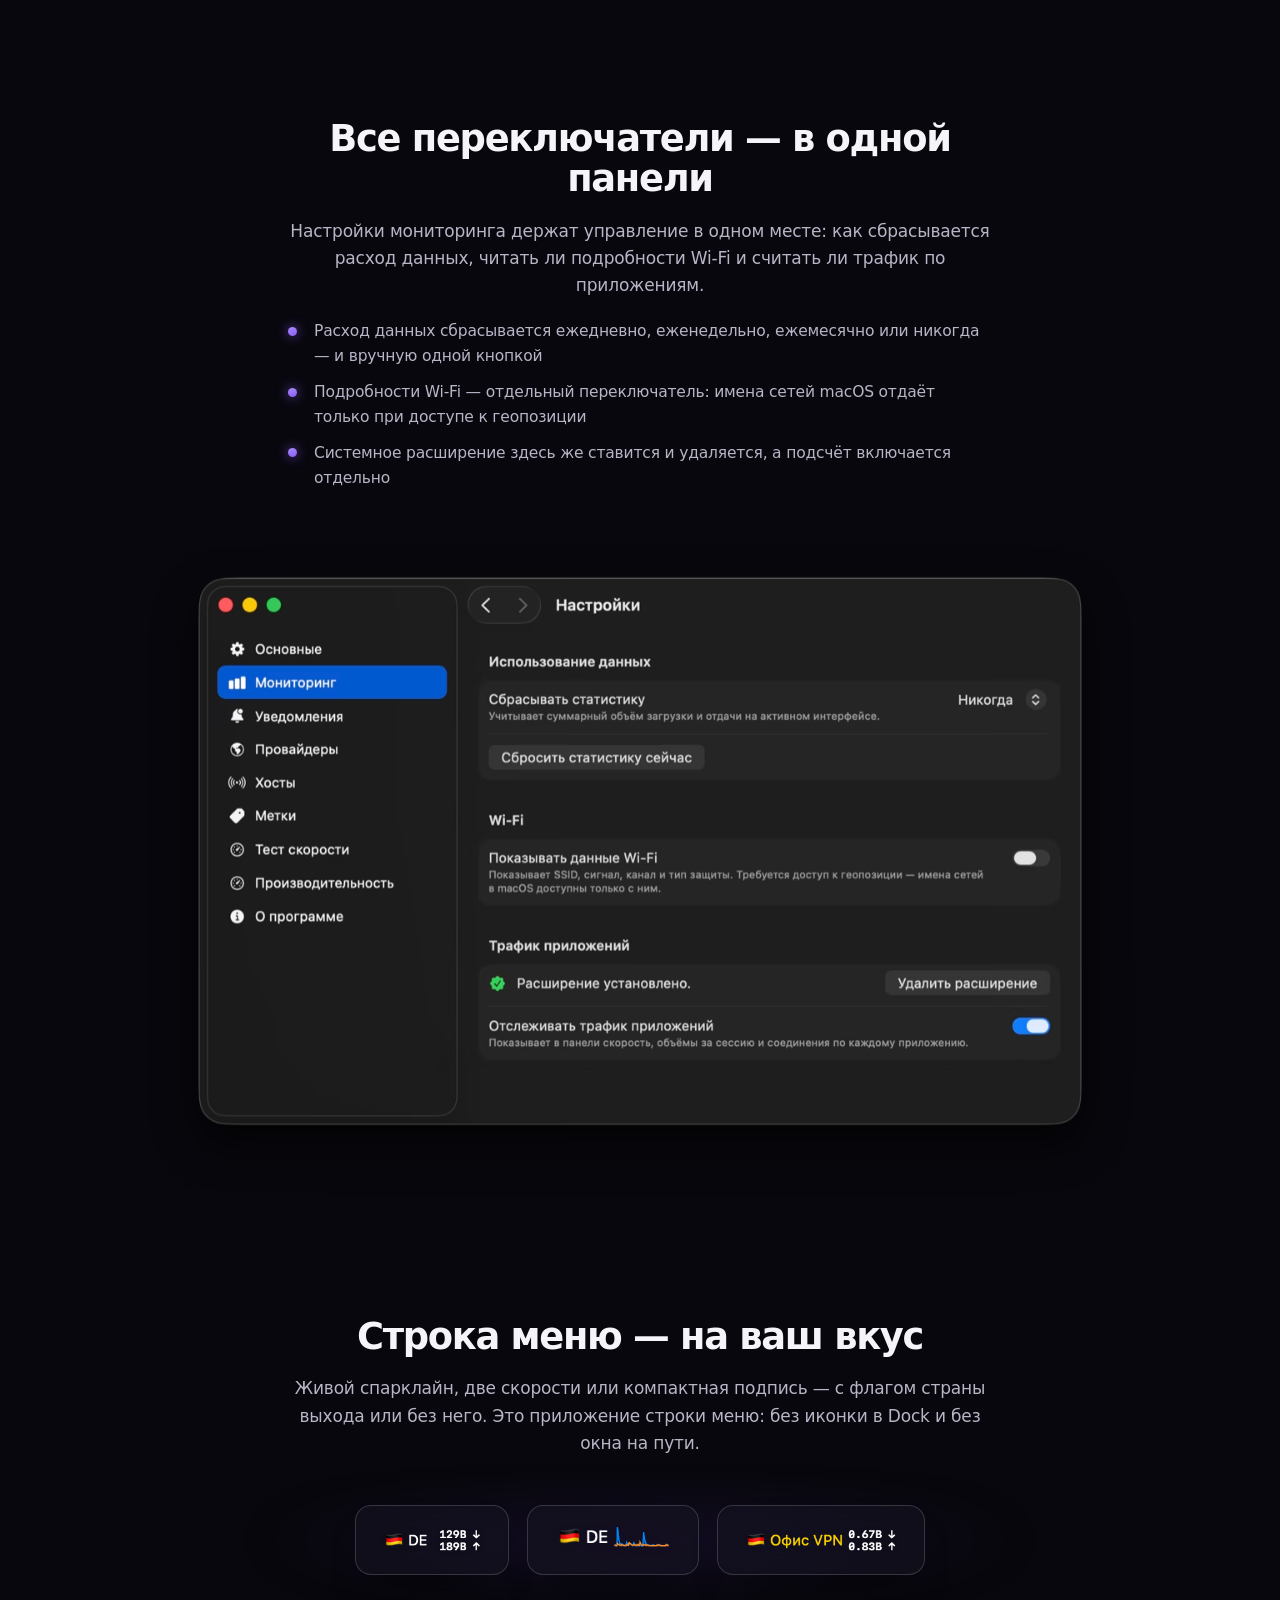
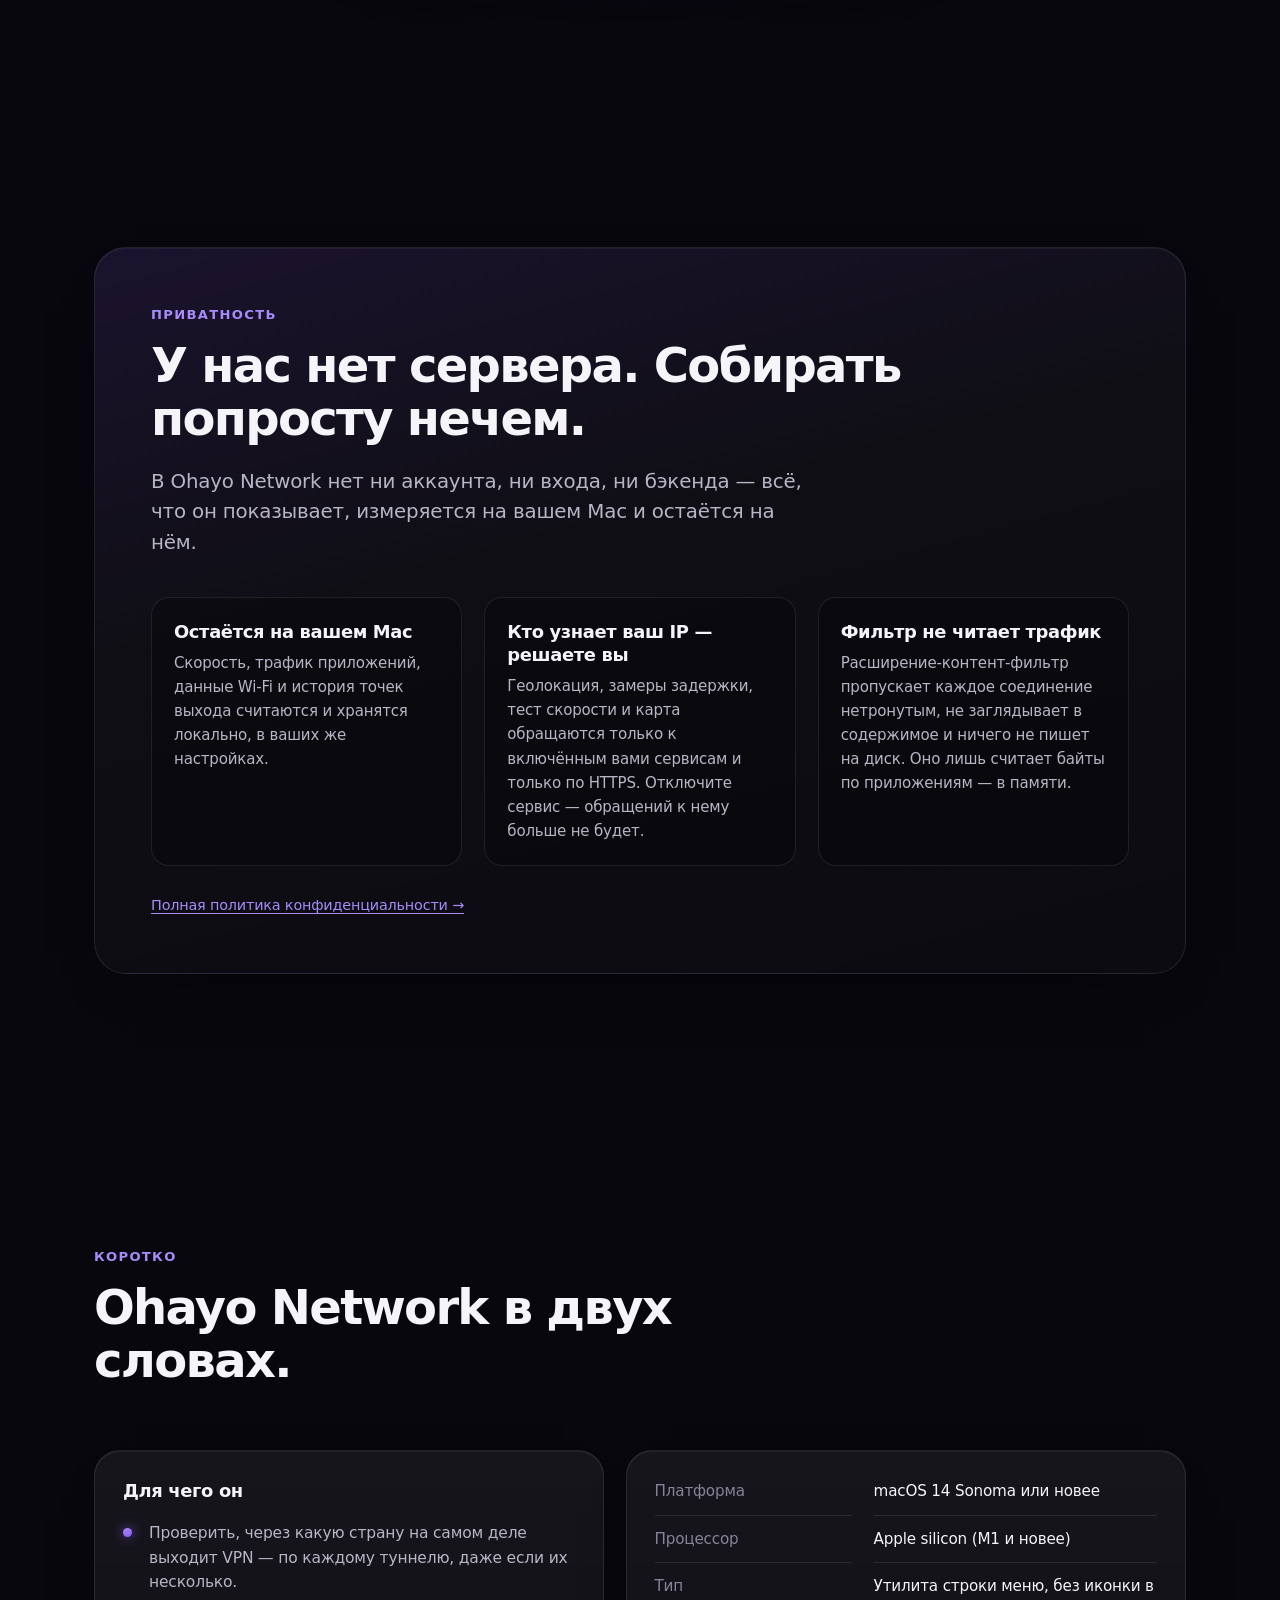
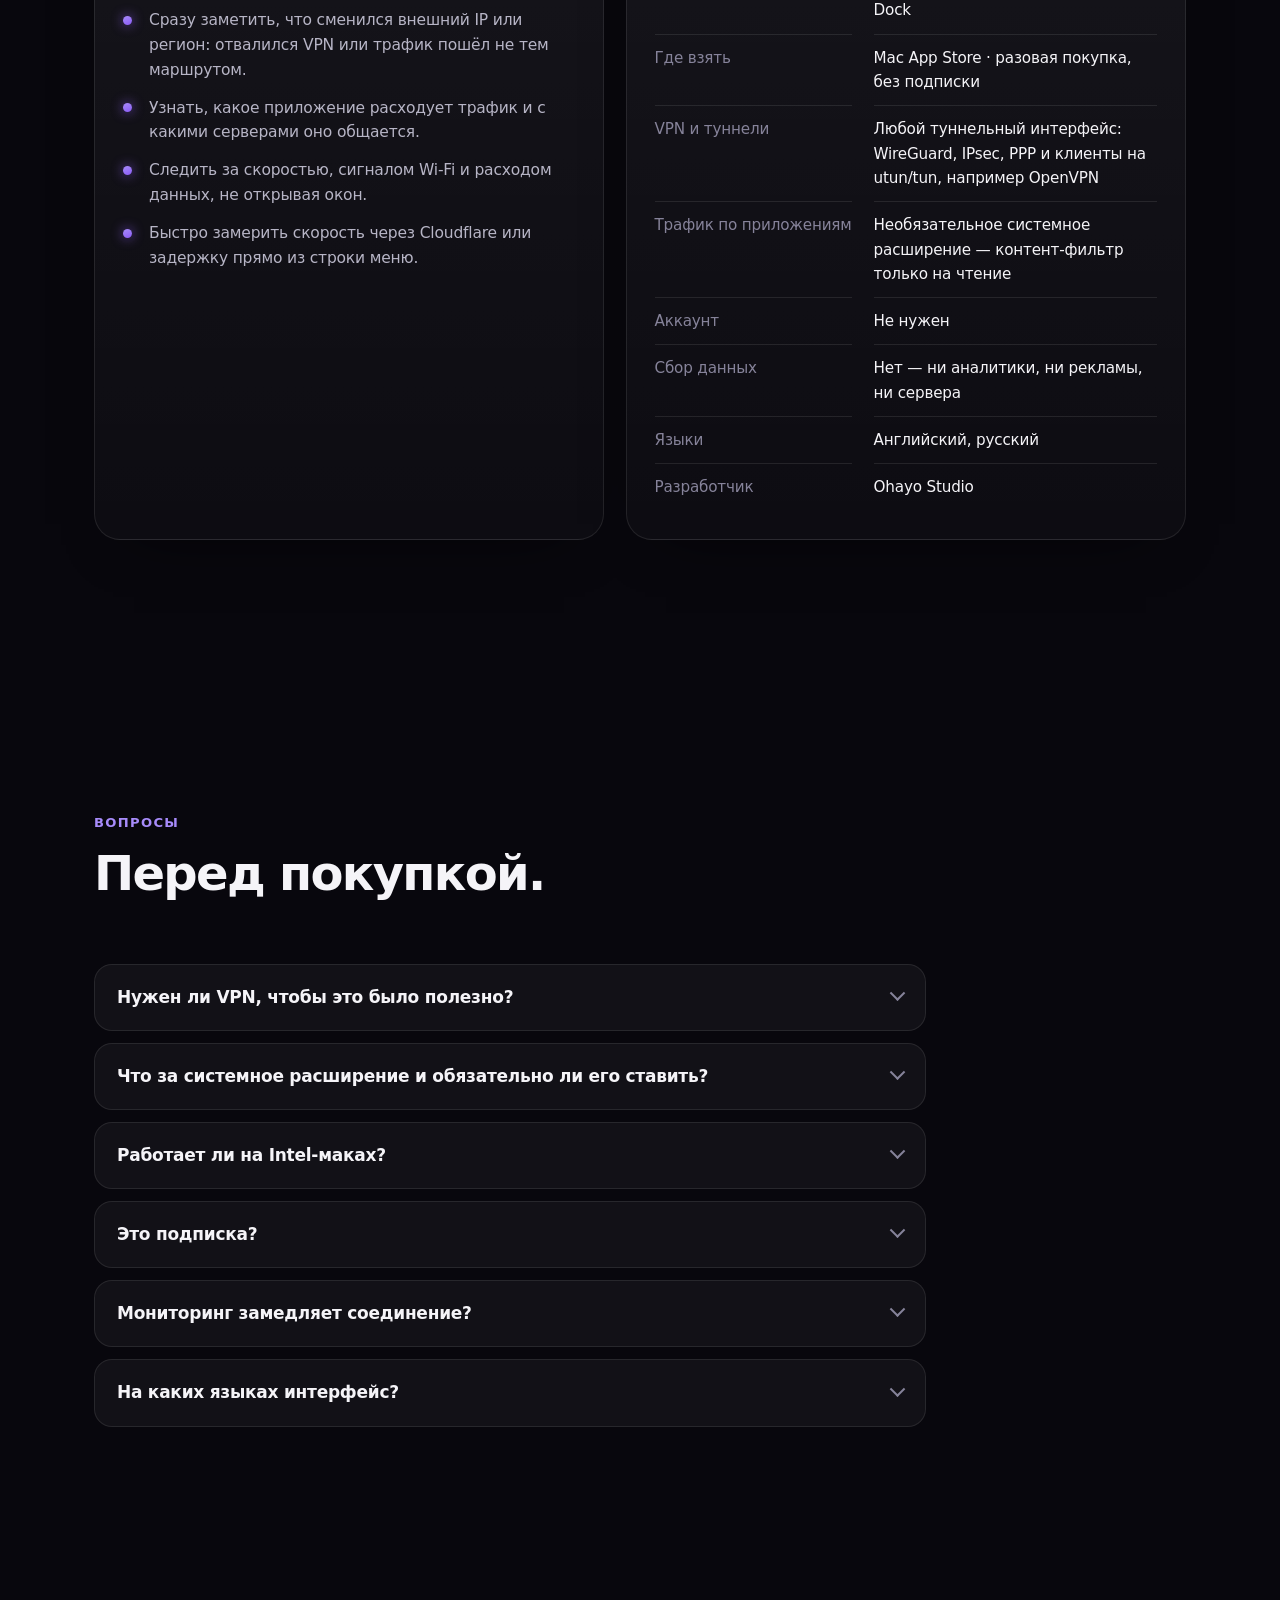
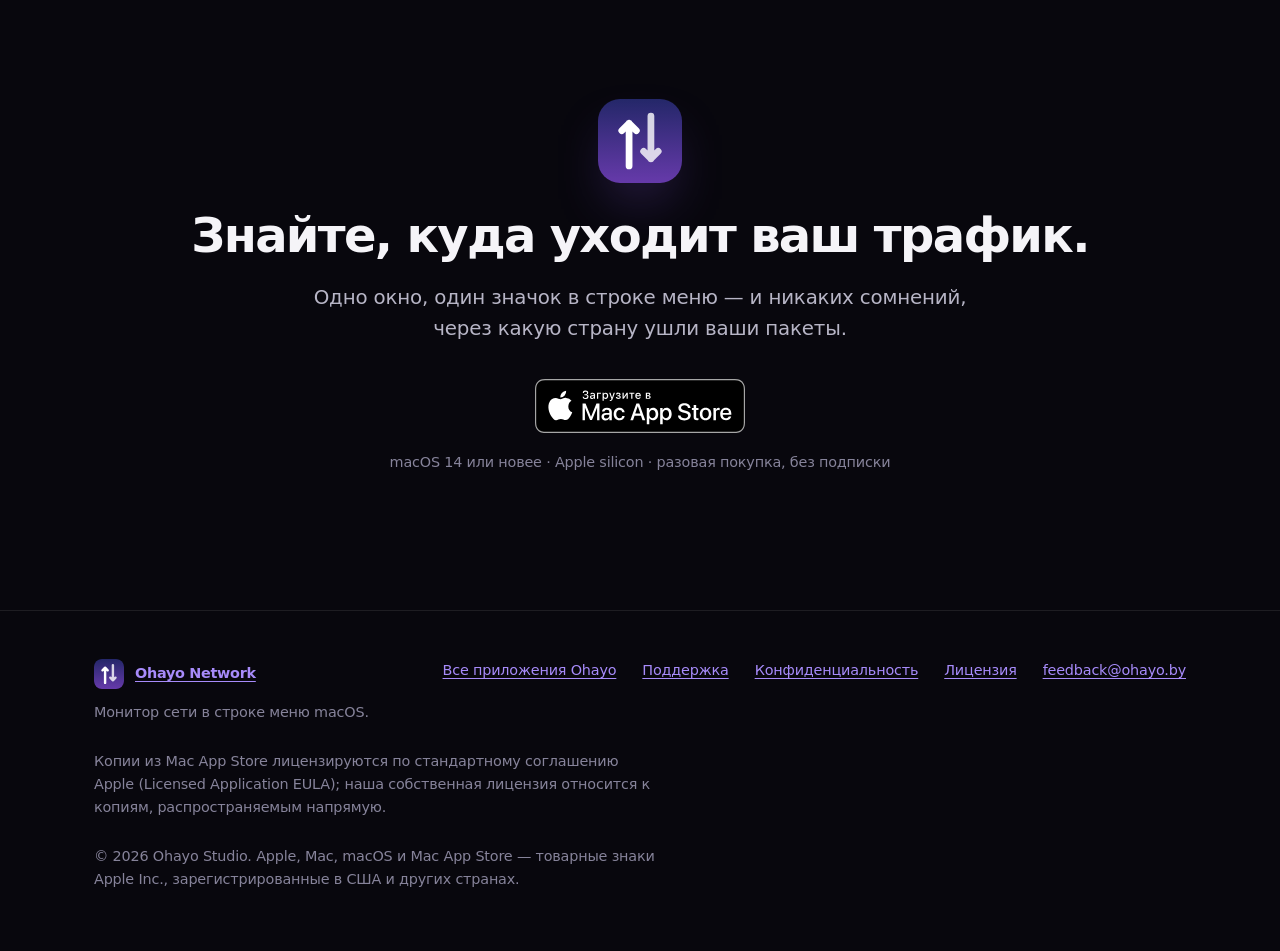
<file: ohayo-network/ru/index.html>
<!DOCTYPE html>
<html lang="ru">
<head>
<meta charset="utf-8">
<meta name="viewport" content="width=device-width, initial-scale=1, viewport-fit=cover">
<title>Ohayo Network — монитор сети и VPN в строке меню Mac</title>
<meta name="description" content="Скорость, реальный внешний IP и страна выхода каждого VPN-туннеля — в строке меню Mac. Трафик по приложениям, Wi-Fi и замер скорости. Без аккаунта и аналитики.">
<meta name="theme-color" content="#08070d">
<link rel="canonical" href="https://apps.ohayo.by/ohayo-network/ru">
<link rel="alternate" hreflang="en" href="https://apps.ohayo.by/ohayo-network">
<link rel="alternate" hreflang="ru" href="https://apps.ohayo.by/ohayo-network/ru">
<link rel="alternate" hreflang="x-default" href="https://apps.ohayo.by/ohayo-network">
<link rel="alternate" type="text/markdown" href="/ohayo-network/ru.md" title="Ohayo Network — монитор сети и VPN в строке меню Mac (Markdown)">
<link rel="icon" href="/assets/ohayo-network/icon.svg?v=e9e6f6fa11" type="image/svg+xml">
<link rel="apple-touch-icon" href="/assets/ohayo-network/apple-touch-icon.png?v=bd017d7579">
<meta property="og:type" content="website">
<meta property="og:site_name" content="Ohayo">
<meta property="og:locale" content="ru_RU">
<meta property="og:locale:alternate" content="en_US">
<meta property="og:title" content="Ohayo Network — монитор сети и VPN в строке меню Mac">
<meta property="og:description" content="Скорость, реальный внешний IP и страна выхода каждого VPN-туннеля — в строке меню Mac. Трафик по приложениям, Wi-Fi и замер скорости. Без аккаунта и аналитики.">
<meta property="og:url" content="https://apps.ohayo.by/ohayo-network/ru">
<meta property="og:image" content="https://apps.ohayo.by/assets/ohayo-network/og.png">
<meta property="og:image:width" content="1200">
<meta property="og:image:height" content="630">
<meta property="og:image:alt" content="Ohayo Network в строке меню macOS">
<meta name="twitter:card" content="summary_large_image">
<link rel="stylesheet" href="/assets/site.css?v=0511d6a6f8">
<script src="/assets/head.js?v=bfcff36d0f"></script>
<script type="application/ld+json">{
  "@context": "https://schema.org",
  "@graph": [
    {
      "@type": "Organization",
      "@id": "https://apps.ohayo.by/#organization",
      "name": "Ohayo Studio",
      "alternateName": "Ohayo",
      "url": "https://apps.ohayo.by/",
      "logo": {
        "@type": "ImageObject",
        "url": "https://apps.ohayo.by/assets/apple-touch-icon.png",
        "width": 180,
        "height": 180
      },
      "email": "feedback@ohayo.by"
    },
    {
      "@type": "WebSite",
      "@id": "https://apps.ohayo.by/#website",
      "url": "https://apps.ohayo.by/",
      "name": "Ohayo",
      "inLanguage": [
        "en",
        "ru"
      ],
      "publisher": {
        "@id": "https://apps.ohayo.by/#organization"
      }
    },
    {
      "@type": "WebPage",
      "@id": "https://apps.ohayo.by/ohayo-network/ru#webpage",
      "url": "https://apps.ohayo.by/ohayo-network/ru",
      "name": "Ohayo Network — монитор сети и VPN в строке меню Mac",
      "description": "Скорость, реальный внешний IP и страна выхода каждого VPN-туннеля — в строке меню Mac. Трафик по приложениям, Wi-Fi и замер скорости. Без аккаунта и аналитики.",
      "inLanguage": "ru",
      "isPartOf": {
        "@id": "https://apps.ohayo.by/#website"
      },
      "about": {
        "@id": "https://apps.ohayo.by/ohayo-network#app"
      },
      "primaryImageOfPage": "https://apps.ohayo.by/assets/ohayo-network/og.png",
      "breadcrumb": {
        "@id": "https://apps.ohayo.by/ohayo-network/ru#breadcrumb"
      }
    },
    {
      "@type": "BreadcrumbList",
      "@id": "https://apps.ohayo.by/ohayo-network/ru#breadcrumb",
      "itemListElement": [
        {
          "@type": "ListItem",
          "position": 1,
          "name": "Приложения Ohayo",
          "item": "https://apps.ohayo.by/ru"
        },
        {
          "@type": "ListItem",
          "position": 2,
          "name": "Ohayo Network",
          "item": "https://apps.ohayo.by/ohayo-network/ru"
        }
      ]
    },
    {
      "@type": "SoftwareApplication",
      "@id": "https://apps.ohayo.by/ohayo-network#app",
      "name": "Ohayo Network",
      "description": "Скорость, реальный внешний IP и страна выхода каждого VPN-туннеля — в строке меню Mac. Трафик по приложениям, Wi-Fi и замер скорости. Без аккаунта и аналитики.",
      "applicationCategory": "UtilitiesApplication",
      "applicationSubCategory": "Монитор сети",
      "operatingSystem": "macOS 14.0 or later",
      "processorRequirements": "Apple silicon (arm64)",
      "inLanguage": [
        "en",
        "ru"
      ],
      "url": "https://apps.ohayo.by/ohayo-network/ru",
      "installUrl": "https://apps.apple.com/app/ohayo-network/id6787492543?mt=12",
      "sameAs": [
        "https://apps.apple.com/app/ohayo-network/id6787492543?mt=12"
      ],
      "image": "https://apps.ohayo.by/assets/ohayo-network/og.png",
      "screenshot": [
        "https://apps.ohayo.by/assets/ohayo-network/ru/popover.png",
        "https://apps.ohayo.by/assets/ohayo-network/ru/dashboard.png",
        "https://apps.ohayo.by/assets/ohayo-network/ru/per-app.png",
        "https://apps.ohayo.by/assets/ohayo-network/ru/settings.png"
      ],
      "featureList": [
        "Скорость — прямо из ядра",
        "Каждый туннель — отдельно",
        "Внешний IP и регион",
        "Трафик по приложениям",
        "Задержка и настоящий замер скорости",
        "Wi-Fi во всех подробностях",
        "Расход данных по вашему графику",
        "Сервисы геолокации — ваши"
      ],
      "author": {
        "@id": "https://apps.ohayo.by/#organization"
      },
      "publisher": {
        "@id": "https://apps.ohayo.by/#organization"
      }
    },
    {
      "@type": "FAQPage",
      "@id": "https://apps.ohayo.by/ohayo-network/ru#faq",
      "mainEntity": [
        {
          "@type": "Question",
          "name": "Нужен ли VPN, чтобы это было полезно?",
          "acceptedAnswer": {
            "@type": "Answer",
            "text": "Нет. Без туннеля вы получаете скорость, внешний IP и регион, задержку, данные Wi-Fi, расход трафика и замер скорости. А если туннель есть, каждый активный определяется отдельно — именно этим он отличается от большинства мониторов в строке меню."
          }
        },
        {
          "@type": "Question",
          "name": "Что за системное расширение и обязательно ли его ставить?",
          "acceptedAnswer": {
            "@type": "Answer",
            "text": "Оно нужно только для трафика по приложениям и полностью необязательно — всё остальное работает без него. Это контент-фильтр macOS: только на чтение, ничего не блокирует и не читает содержимое. Вы ставите его сами, подтверждаете в «Настройках системы» и в любой момент удаляете из той же панели."
          }
        },
        {
          "@type": "Question",
          "name": "Работает ли на Intel-маках?",
          "acceptedAnswer": {
            "@type": "Answer",
            "text": "Нет — Ohayo Network собран под Apple silicon и требует macOS 14 Sonoma или новее. Если нужна версия для Intel, напишите на feedback@ohayo.by."
          }
        },
        {
          "@type": "Question",
          "name": "Это подписка?",
          "acceptedAnswer": {
            "@type": "Answer",
            "text": "Нет. Разовая покупка в Mac App Store, обновления купленной версии приходят обычным образом."
          }
        },
        {
          "@type": "Question",
          "name": "Мониторинг замедляет соединение?",
          "acceptedAnswer": {
            "@type": "Answer",
            "text": "Нет. Скорость читается раз в секунду из счётчиков, которые ядро ведёт и без нас. Контент-фильтр сразу пропускает каждое соединение и лишь запрашивает у ядра накопленные байты — трафик не проходит через пользовательское пространство."
          }
        },
        {
          "@type": "Question",
          "name": "На каких языках интерфейс?",
          "acceptedAnswer": {
            "@type": "Answer",
            "text": "Английский и русский, по языку системы. Если вам нужен другой язык, напишите на feedback@ohayo.by."
          }
        }
      ]
    }
  ]
}</script>
</head>
<body>

<a class="skip" href="#main">К содержимому</a>


<header class="site-header">
  <div class="wrap">
    <a class="brand" href="/ru">
      <img src="/assets/ohayo-network/icon.svg?v=e9e6f6fa11" alt="" width="30" height="30">
      <span>Ohayo Network</span>
    </a>
    <nav class="nav-links" aria-label="Основная навигация">
      <a class="nav-item" href="#features">Возможности</a>
      <a class="nav-item" href="#screens">Интерфейс</a>
      <a class="nav-item" href="#privacy">Приватность</a>
      <a class="nav-item" href="#faq">Вопросы</a>
      <span class="lang">
        <a href="/ohayo-network" data-lang="en" >EN</a>
        <a href="/ohayo-network/ru" data-lang="ru" aria-current="true">RU</a>
      </span>
      <a class="btn btn-primary header-cta" style="min-height:42px;padding:0 20px;font-size:.94rem" href="#get">Купить</a>
    </nav>
  </div>
</header>

<main id="main">

  <section class="hero">
    <div class="wrap hero-grid">
      <div>
        <h1><span class="h1-eyebrow">Ohayo Network — монитор сети и VPN для Mac</span><span>Ваше подключение —</span><span class='grad'>в строке меню.</span></h1>
        <p class="lead">Скорость приёма и отдачи в реальном времени, страна, из которой на самом деле выходит трафик, и — что редкость — геолокация каждого VPN-туннеля по отдельности. Раздельная маршрутизация видна сразу.</p>
        <div class="cta-row">
          <a class="badge" href="https://apps.apple.com/app/ohayo-network/id6787492543?mt=12" target="_blank" rel="noopener" aria-label="Загрузить Ohayo Network в Mac App Store">
            <img src="/assets/badge-mas-ru-ru.svg?v=909ba64429" alt="Загрузить Ohayo Network в Mac App Store" width="211" height="54">
          </a>
        </div>
        <p class="cta-note">macOS 14 или новее · Apple silicon · разовая покупка, без подписки</p>
        <p class="cta-more"><a class="arrow-link" href="#features">Посмотреть возможности<svg viewBox="0 0 24 24" fill="none" stroke="currentColor" stroke-width="2" stroke-linecap="round" stroke-linejoin="round" aria-hidden="true"><path d="M12 5v14M6 13l6 6 6-6"/></svg></a></p>
      </div>
      <div class="stage">
        <picture>
          <source srcset="/assets/ohayo-network/ru/popover.avif?v=84be64aa8a" type="image/avif">
          <img class="app-shot" src="/assets/ohayo-network/ru/popover.png?v=7cbb2a1731" alt="Всплывающее окно Ohayo Network: подключение, скорость, карта точки выхода, туннели и топ приложений" width="652" height="1298" fetchpriority="high">
        </picture>
        <span class="chip chip-1"><img src="/assets/ohayo-network/ru/menubar-speed.png?v=b60ce654ca" alt="" width="190" height="66"></span>
        <span class="chip chip-2"><img src="/assets/ohayo-network/ru/menubar-sparkline.png?v=7824c6dac7" alt="" width="188" height="56"></span>
      </div>
    </div>
  </section>

  <section class="trust">
    <div class="wrap">
      <ul>
        <li><svg viewBox="0 0 24 24" fill="none" stroke="currentColor" stroke-width="1.9" stroke-linecap="round" stroke-linejoin="round" aria-hidden="true"><path d="M12 3l7 3v6c0 4.2-2.9 7.6-7 9-4.1-1.4-7-4.8-7-9V6z"/></svg>Никаких аккаунтов</li>
        <li><svg viewBox="0 0 24 24" fill="none" stroke="currentColor" stroke-width="1.9" stroke-linecap="round" stroke-linejoin="round" aria-hidden="true"><path d="M3 3l18 18M10.6 5.1A9 9 0 0 1 21 12a9.2 9.2 0 0 1-2.1 4.6M6.3 6.3A9 9 0 0 0 3 12a9 9 0 0 0 9 9 8.9 8.9 0 0 0 4.4-1.1"/></svg>Без аналитики и рекламы</li>
        <li><svg viewBox="0 0 24 24" fill="none" stroke="currentColor" stroke-width="1.9" stroke-linecap="round" stroke-linejoin="round" aria-hidden="true"><rect x="3" y="4" width="18" height="12" rx="2"/><path d="M8 20h8M12 16v4"/></svg>Данные остаются на вашем Mac</li>
      </ul>
    </div>
  </section>

  <section id="features">
    <div class="wrap">
      <div class="section-head reveal">
        <p class="kicker">Что он умеет</p>
        <h2>Восемь возможностей за одним значком в строке меню.</h2>
        <p class="lead">Всё считывается локально и обновляется в момент изменения — без фоновых служб, без обращений наружу и без ожидания обновления.</p>
      </div>

      <div class="bento">
        <article class="card wide reveal">
          <div class="card-icon"><svg viewBox="0 0 24 24" fill="none" stroke="currentColor" stroke-width="1.8" stroke-linecap="round" stroke-linejoin="round" aria-hidden="true"><path d="M3 13h4l3 6 4-14 3 8h4"/></svg></div>
          <h3>Скорость — прямо из ядра</h3>
          <p>Приём и отдача берутся из счётчиков интерфейсов, которые macOS ведёт сама: без опроса других приложений и без догадок. Живой спарклайн в строке меню, полный график — на панели.</p>
          <svg class="spark" viewBox="0 0 320 68" preserveAspectRatio="none" aria-hidden="true">
            <path class="dl" d="M0 56 L26 52 L52 40 L78 44 L104 18 L130 30 L156 12 L182 34 L208 26 L234 44 L260 22 L286 36 L320 30"/>
            <path class="ul" d="M0 62 L26 60 L52 58 L78 61 L104 50 L130 57 L156 46 L182 56 L208 52 L234 60 L260 49 L286 58 L320 54"/>
          </svg>
        </article>

        <article class="card wide reveal">
          <div class="card-icon"><svg viewBox="0 0 24 24" fill="none" stroke="currentColor" stroke-width="1.8" stroke-linecap="round" stroke-linejoin="round" aria-hidden="true"><circle cx="12" cy="12" r="9"/><path d="M3 12h18M12 3c2.5 2.6 3.8 5.7 3.8 9S14.5 18.4 12 21c-2.5-2.6-3.8-5.7-3.8-9S9.5 5.6 12 3z"/></svg></div>
          <h3>Каждый туннель — отдельно</h3>
          <p>utun, WireGuard, IPsec: каждый активный туннель определяется через сам этот интерфейс, а не через маршрут по умолчанию. Раздельная маршрутизация отмечается, как только часть трафика уходит не в ту страну.</p>
          <div class="tunnels" aria-hidden="true">
            <span class="tunnel"><span class="flag">🇩🇪</span><code>utun6</code><span class="to">DE · Frankfurt am Main</span></span>
            <span class="tunnel"><span class="flag">🇳🇱</span><code>utun4</code><span class="to">NL · Amsterdam</span></span>
          </div>
        </article>

        <article class="card reveal">
          <div class="card-icon"><svg viewBox="0 0 24 24" fill="none" stroke="currentColor" stroke-width="1.8" stroke-linecap="round" stroke-linejoin="round" aria-hidden="true"><path d="M12 21s7-5.6 7-11a7 7 0 1 0-14 0c0 5.4 7 11 7 11z"/><circle cx="12" cy="10" r="2.6"/></svg></div>
          <h3>Внешний IP и регион</h3>
          <p>Страна, город, провайдер и ASN, флаг в строке меню. История недавних IP и свои метки: отметьте выход как «Дом» или «Офисный VPN» — по стране, городу, провайдеру, ASN или IP.</p>
        </article>

        <article class="card reveal">
          <div class="card-icon"><svg viewBox="0 0 24 24" fill="none" stroke="currentColor" stroke-width="1.8" stroke-linecap="round" stroke-linejoin="round" aria-hidden="true"><rect x="3" y="4" width="18" height="16" rx="2.5"/><path d="M3 9h18M7 13h6M7 16.5h9"/></svg></div>
          <h3>Трафик по приложениям</h3>
          <p>Скорость приёма и отдачи по каждому приложению, итоги за сессию, число соединений и удалённые адреса. Топ-5 во всплывающем окне, сортируемая таблица на панели. Работает через системное расширение macOS, которое подключается в настройках.</p>
        </article>

        <article class="card reveal">
          <div class="card-icon"><svg viewBox="0 0 24 24" fill="none" stroke="currentColor" stroke-width="1.8" stroke-linecap="round" stroke-linejoin="round" aria-hidden="true"><circle cx="12" cy="13" r="8"/><path d="M12 13l3.5-3.5M9 2h6"/></svg></div>
          <h3>Задержка и настоящий замер скорости</h3>
          <p>Время отклика и джиттер до выбранных вами узлов плюс замер скорости Cloudflare по запросу: настраиваемая длительность, число потоков и лимит данных на каждую фазу.</p>
        </article>

        <article class="card reveal">
          <div class="card-icon"><svg viewBox="0 0 24 24" fill="none" stroke="currentColor" stroke-width="1.8" stroke-linecap="round" stroke-linejoin="round" aria-hidden="true"><path d="M2.5 8.5a15 15 0 0 1 19 0M5.5 12a10.5 10.5 0 0 1 13 0M8.5 15.4a6 6 0 0 1 7 0"/><circle cx="12" cy="19" r="1.2" fill="currentColor" stroke="none"/></svg></div>
          <h3>Wi-Fi во всех подробностях</h3>
          <p>Имя сети, сигнал, канал, стандарт 802.11, тип защиты и скорость передачи — рядом с локальным IP, MAC-адресом и DNS-серверами, которые используются на самом деле.</p>
        </article>

        <article class="card reveal">
          <div class="card-icon"><svg viewBox="0 0 24 24" fill="none" stroke="currentColor" stroke-width="1.8" stroke-linecap="round" stroke-linejoin="round" aria-hidden="true"><ellipse cx="12" cy="6" rx="8" ry="3.2"/><path d="M4 6v12c0 1.8 3.6 3.2 8 3.2s8-1.4 8-3.2V6M4 12c0 1.8 3.6 3.2 8 3.2s8-1.4 8-3.2"/></svg></div>
          <h3>Расход данных по вашему графику</h3>
          <p>Накопленные итоги приёма и отдачи с автосбросом — ежедневно, еженедельно, ежемесячно или никогда — и ручной сброс, когда нужен чистый счёт.</p>
        </article>

        <article class="card reveal">
          <div class="card-icon"><svg viewBox="0 0 24 24" fill="none" stroke="currentColor" stroke-width="1.8" stroke-linecap="round" stroke-linejoin="round" aria-hidden="true"><path d="M4 7h10M18 7h2M4 17h2M10 17h10"/><circle cx="16" cy="7" r="2.4"/><circle cx="8" cy="17" r="2.4"/></svg></div>
          <h3>Сервисы геолокации — ваши</h3>
          <p>Три сервиса без ключей по умолчанию, каждый можно изменить, отключить или удалить. Свой добавляется по URL и путям к полям JSON, и вы сами решаете, какой из них главный.</p>
        </article>
      </div>
    </div>
  </section>

  <section id="screens">
    <div class="wrap">
      <div class="section-head reveal">
        <p class="kicker">Как это выглядит</p>
        <h2>Четыре экрана: всплывающее окно, панель, трафик по приложениям и настройки.</h2>
      </div>

      <div class="shots">
        <article class="shot reveal">
          <div class="shot-copy">
            <h3>Весь канал в одном окне</h3>
            <p>Панель складывает всё важное в одну прокрутку: через что вы подключены, где трафик выходит наружу, какая скорость прямо сейчас и что показывает честный замер.</p>
            <ul><li>Карточка подключения: Wi-Fi, Ethernet или VPN — включая канал под туннелем</li><li>Активные туннели, у каждого свой флаг и своя точка выхода</li><li>График скорости и замер Cloudflare: пинг, загрузка, отдача</li></ul>
          </div>
          <div class="shot-media">
            <picture>
              <source srcset="/assets/ohayo-network/ru/dashboard.avif?v=09593418cb" type="image/avif">
              <img src="/assets/ohayo-network/ru/dashboard.png?v=8487339a25" alt="Панель Ohayo Network: подключение, активные туннели, график скорости и результаты замера" width="622" height="900" loading="lazy">
            </picture>
          </div>
        </article>

        <article class="shot reveal">
          <div class="shot-copy">
            <h3>Видно, какие приложения выходят в сеть</h3>
            <p>Каждое приложение, которое выходит в сеть, видно вживую — вместе с числом соединений и адресами, с которыми оно общается. Работает через системное расширение macOS — контент-фильтр, который ставится из настроек приложения.</p>
            <ul><li>Только на чтение: каждое соединение пропускается нетронутым — ничего не блокируется, не перенаправляется и не изменяется</li><li>Содержимое трафика не читается никогда; байты считаются в памяти и никуда не записываются</li><li>Расширение можно удалить в любой момент — остальная часть приложения продолжит работать</li></ul>
          </div>
          <div class="shot-media">
            <picture>
              <source srcset="/assets/ohayo-network/ru/per-app.avif?v=373a3208aa" type="image/avif">
              <img src="/assets/ohayo-network/ru/per-app.png?v=14c22e1b68" alt="Таблица трафика по приложениям со скоростями приёма и отдачи и итогами за сессию" width="756" height="900" loading="lazy">
            </picture>
          </div>
        </article>

        <article class="shot stack reveal">
          <div class="shot-copy">
            <h3>Все переключатели — в одной панели</h3>
            <p>Настройки мониторинга держат управление в одном месте: как сбрасывается расход данных, читать ли подробности Wi-Fi и считать ли трафик по приложениям.</p>
            <ul><li>Расход данных сбрасывается ежедневно, еженедельно, ежемесячно или никогда — и вручную одной кнопкой</li><li>Подробности Wi-Fi — отдельный переключатель: имена сетей macOS отдаёт только при доступе к геопозиции</li><li>Системное расширение здесь же ставится и удаляется, а подсчёт включается отдельно</li></ul>
          </div>
          <div class="shot-media">
            <picture>
              <source srcset="/assets/ohayo-network/ru/settings.avif?v=bed712f213" type="image/avif">
              <img src="/assets/ohayo-network/ru/settings.png?v=e8982020a8" alt="Настройки мониторинга: раздел системного расширения и переключатель трафика по приложениям" width="1200" height="796" loading="lazy">
            </picture>
          </div>
        </article>

        <article class="shot stack reveal">
          <div class="shot-copy">
            <h3>Строка меню — на ваш вкус</h3>
            <p>Живой спарклайн, две скорости или компактная подпись — с флагом страны выхода или без него. Это приложение строки меню: без иконки в Dock и без окна на пути.</p>
          </div>
          <div class="shot-media">
            <div class="menubar-row">
              <span class="chip"><img src="/assets/ohayo-network/ru/menubar-speed.png?v=b60ce654ca" alt="Элемент строки меню со скоростью приёма и отдачи" width="190" height="66" loading="lazy"></span>
              <span class="chip"><img src="/assets/ohayo-network/ru/menubar-sparkline.png?v=7824c6dac7" alt="Элемент строки меню с живым спарклайном скорости" width="188" height="56" loading="lazy"></span>
              <span class="chip"><img src="/assets/ohayo-network/ru/menubar-label.png?v=18d24a8820" alt="Элемент строки меню с компактной подписью и флагом страны выхода" width="284" height="66" loading="lazy"></span>
            </div>
          </div>
        </article>
      </div>
    </div>
  </section>

  <section id="privacy">
    <div class="wrap">
      <div class="panel reveal">
        <p class="kicker">Приватность</p>
        <h2>У нас нет сервера. Собирать попросту нечем.</h2>
        <p class="lead">В Ohayo Network нет ни аккаунта, ни входа, ни бэкенда — всё, что он показывает, измеряется на вашем Mac и остаётся на нём.</p>
        <div class="panel-grid">
          <div><h3>Остаётся на вашем Mac</h3><p>Скорость, трафик приложений, данные Wi-Fi и история точек выхода считаются и хранятся локально, в ваших же настройках.</p></div>
          <div><h3>Кто узнает ваш IP — решаете вы</h3><p>Геолокация, замеры задержки, тест скорости и карта обращаются только к включённым вами сервисам и только по HTTPS. Отключите сервис — обращений к нему больше не будет.</p></div>
          <div><h3>Фильтр не читает трафик</h3><p>Расширение-контент-фильтр пропускает каждое соединение нетронутым, не заглядывает в содержимое и ничего не пишет на диск. Оно лишь считает байты по приложениям — в памяти.</p></div>
        </div>
        <p class="cta-note" style="margin-top:28px"><a href="https://legal.ohayo.by/network/privacy">Полная политика конфиденциальности →</a></p>
      </div>
    </div>
  </section>

  <section id="glance">
    <div class="wrap">
      <div class="section-head reveal">
        <p class="kicker">Коротко</p>
        <h2>Ohayo Network в двух словах.</h2>
      </div>
      <div class="glance reveal">
        <div class="glance-uses">
          <h3>Для чего он</h3>
          <ul><li>Проверить, через какую страну на самом деле выходит VPN — по каждому туннелю, даже если их несколько.</li><li>Сразу заметить, что сменился внешний IP или регион: отвалился VPN или трафик пошёл не тем маршрутом.</li><li>Узнать, какое приложение расходует трафик и с какими серверами оно общается.</li><li>Следить за скоростью, сигналом Wi-Fi и расходом данных, не открывая окон.</li><li>Быстро замерить скорость через Cloudflare или задержку прямо из строки меню.</li></ul>
        </div>
        <dl class="facts"><dt>Платформа</dt><dd>macOS 14 Sonoma или новее</dd><dt>Процессор</dt><dd>Apple silicon (M1 и новее)</dd><dt>Тип</dt><dd>Утилита строки меню, без иконки в Dock</dd><dt>Где взять</dt><dd>Mac App Store · разовая покупка, без подписки</dd><dt>VPN и туннели</dt><dd>Любой туннельный интерфейс: WireGuard, IPsec, PPP и клиенты на utun/tun, например OpenVPN</dd><dt>Трафик по приложениям</dt><dd>Необязательное системное расширение — контент-фильтр только на чтение</dd><dt>Аккаунт</dt><dd>Не нужен</dd><dt>Сбор данных</dt><dd>Нет — ни аналитики, ни рекламы, ни сервера</dd><dt>Языки</dt><dd>Английский, русский</dd><dt>Разработчик</dt><dd>Ohayo Studio</dd></dl>
      </div>
    </div>
  </section>

  <section id="faq">
    <div class="wrap">
      <div class="section-head reveal">
        <p class="kicker">Вопросы</p>
        <h2>Перед покупкой.</h2>
      </div>
      <div class="faq reveal">
        <details><summary>Нужен ли VPN, чтобы это было полезно?</summary><p>Нет. Без туннеля вы получаете скорость, внешний IP и регион, задержку, данные Wi-Fi, расход трафика и замер скорости. А если туннель есть, каждый активный определяется отдельно — именно этим он отличается от большинства мониторов в строке меню.</p></details>
        <details><summary>Что за системное расширение и обязательно ли его ставить?</summary><p>Оно нужно только для трафика по приложениям и полностью необязательно — всё остальное работает без него. Это контент-фильтр macOS: только на чтение, ничего не блокирует и не читает содержимое. Вы ставите его сами, подтверждаете в «Настройках системы» и в любой момент удаляете из той же панели.</p></details>
        <details><summary>Работает ли на Intel-маках?</summary><p>Нет — Ohayo Network собран под Apple silicon и требует macOS 14 Sonoma или новее. Если нужна версия для Intel, напишите на feedback@ohayo.by.</p></details>
        <details><summary>Это подписка?</summary><p>Нет. Разовая покупка в Mac App Store, обновления купленной версии приходят обычным образом.</p></details>
        <details><summary>Мониторинг замедляет соединение?</summary><p>Нет. Скорость читается раз в секунду из счётчиков, которые ядро ведёт и без нас. Контент-фильтр сразу пропускает каждое соединение и лишь запрашивает у ядра накопленные байты — трафик не проходит через пользовательское пространство.</p></details>
        <details><summary>На каких языках интерфейс?</summary><p>Английский и русский, по языку системы. Если вам нужен другой язык, напишите на feedback@ohayo.by.</p></details>
      </div>
    </div>
  </section>

  <section class="closer" id="get">
    <div class="wrap reveal">
      <img class="mark" src="/assets/ohayo-network/icon.svg?v=e9e6f6fa11" alt="" width="84" height="84">
      <h2>Знайте, куда уходит ваш трафик.</h2>
      <p class="lead">Одно окно, один значок в строке меню — и никаких сомнений, через какую страну ушли ваши пакеты.</p>
      <div class="cta-row">
        <a class="badge" href="https://apps.apple.com/app/ohayo-network/id6787492543?mt=12" target="_blank" rel="noopener" aria-label="Загрузить Ohayo Network в Mac App Store">
          <img src="/assets/badge-mas-ru-ru.svg?v=909ba64429" alt="Загрузить Ohayo Network в Mac App Store" width="211" height="54" loading="lazy">
        </a>
      </div>
      <p class="cta-note">macOS 14 или новее · Apple silicon · разовая покупка, без подписки</p>
    </div>
  </section>

</main>

<footer>
  <div class="wrap">
    <div class="footer-grid">
      <div>
        <a class="brand" href="/ru"><img src="/assets/ohayo-network/icon.svg?v=e9e6f6fa11" alt="" width="30" height="30"><span>Ohayo Network</span></a>
        <p style="margin:12px 0 0">Монитор сети в строке меню macOS.</p>
      </div>
      <nav aria-label="Нижнее меню">
        <a href="/ru">Все приложения Ohayo</a>
        <a href="https://legal.ohayo.by/network/support">Поддержка</a>
        <a href="https://legal.ohayo.by/network/privacy">Конфиденциальность</a>
        <a href="https://legal.ohayo.by/network/eula">Лицензия</a>
        <a href="mailto:feedback@ohayo.by">feedback@ohayo.by</a>
      </nav>
    </div>
    <p class="fine">Копии из Mac App Store лицензируются по стандартному соглашению Apple (Licensed Application EULA); наша собственная лицензия относится к копиям, распространяемым напрямую.</p>
    <p class="fine">© 2026 Ohayo Studio. Apple, Mac, macOS и Mac App Store — товарные знаки Apple Inc., зарегистрированные в США и других странах.</p>
  </div>
</footer>

<script src="/assets/site.js?v=728873054f" defer></script>
</body>
</html>
</file>
<file: assets/site.css>
/* Ohayo apps — shared stylesheet. Dark-only, system fonts, zero third-party requests. */

:root {
  color-scheme: dark;

  --bg: #08070d;
  --surface: rgba(255, 255, 255, .045);
  --surface-2: rgba(255, 255, 255, .07);
  --border: rgba(255, 255, 255, .09);
  --border-strong: rgba(255, 255, 255, .16);

  --fg: #f5f4f8;
  --fg-2: #b7b5c6;
  --fg-3: #86839a;

  --violet: #8b5cf6;
  --violet-2: #a78bfa;
  --indigo: #242769;
  --blue: #0a84ff;
  --orange: #ff9f0a;
  --green: #30d158;

  --r-sm: 12px;
  --r-md: 18px;
  --r-lg: 26px;
  --r-pill: 999px;

  --container: 1140px;
  --ease: cubic-bezier(.22, .61, .36, 1);
  --shadow-card: 0 1px 0 rgba(255, 255, 255, .05) inset, 0 24px 60px -40px rgba(0, 0, 0, .9);
}

*, *::before, *::after { box-sizing: border-box; }

html { -webkit-text-size-adjust: 100%; scroll-behavior: smooth; }
@media (prefers-reduced-motion: reduce) { html { scroll-behavior: auto; } }

body {
  margin: 0;
  background: var(--bg);
  color: var(--fg);
  font-family: -apple-system, BlinkMacSystemFont, "SF Pro Text", "Segoe UI", Roboto, Inter, system-ui, sans-serif;
  font-size: 17px;
  line-height: 1.6;
  letter-spacing: -.011em;
  -webkit-font-smoothing: antialiased;
  overflow-x: hidden;
}
/* Mobile browsers ignore body overflow-x for the layout viewport, so the glow halos
   (negative-inset ::before) widen the page. `clip` keeps sticky/scroll behavior intact. */
main { overflow-x: clip; }

/* Aurora wash + film grain: two fixed layers, no repaint cost while scrolling. */
body::before {
  content: "";
  position: fixed;
  inset: -25% -10%;
  z-index: -2;
  pointer-events: none;
  background:
    radial-gradient(46% 38% at 16% 4%, rgba(102, 58, 170, .42), transparent 72%),
    radial-gradient(38% 32% at 88% -4%, rgba(36, 39, 105, .68), transparent 72%),
    radial-gradient(52% 40% at 62% 96%, rgba(124, 77, 239, .16), transparent 72%);
}
body::after {
  content: "";
  position: fixed;
  inset: 0;
  z-index: -1;
  pointer-events: none;
  opacity: .05;
  mix-blend-mode: overlay;
  background-image: url("data:image/svg+xml,%3Csvg xmlns='http://www.w3.org/2000/svg' width='140' height='140'%3E%3Cfilter id='n'%3E%3CfeTurbulence type='fractalNoise' baseFrequency='.85' numOctaves='3'/%3E%3C/filter%3E%3Crect width='100%25' height='100%25' filter='url(%23n)'/%3E%3C/svg%3E");
}

img, svg { display: block; max-width: 100%; }
img { height: auto; }
/* <picture> only picks the AVIF source; layout rules target the img inside. */
picture { display: contents; }

a { color: inherit; text-decoration: none; }
p a:not(.btn):not(.arrow-link), footer a:not(.btn) { color: var(--violet-2); text-decoration: underline; text-underline-offset: 3px; text-decoration-thickness: 1px; }
p a:not(.btn):not(.arrow-link):hover, footer a:not(.btn):hover { color: #c4b5fd; }

:focus-visible { outline: 2px solid var(--violet-2); outline-offset: 3px; border-radius: 6px; }

::selection { background: rgba(139, 92, 246, .35); }

/* ---------- layout ---------- */

.wrap { width: 100%; max-width: var(--container); margin: 0 auto; padding: 0 24px; }

section { position: relative; padding: clamp(72px, 11vw, 136px) 0; }
/* In-page links must clear the sticky header. */
section[id] { scroll-margin-top: 84px; }

.skip {
  position: absolute; left: 12px; top: -60px; z-index: 100;
  padding: 10px 16px; border-radius: var(--r-sm);
  background: var(--violet); color: #fff; font-weight: 600;
  transition: top .2s var(--ease);
}
.skip:focus { top: 12px; }

/* ---------- type ---------- */

h1, h2, h3 { margin: 0; font-weight: 700; letter-spacing: -.035em; line-height: 1.06; }

h1 { font-size: clamp(2.5rem, 6.4vw, 4.5rem); }
h2 { font-size: clamp(1.9rem, 3.9vw, 3rem); line-height: 1.1; }
h3 { font-size: 1.12rem; letter-spacing: -.02em; line-height: 1.3; }

.grad {
  background: linear-gradient(104deg, #fff 12%, var(--violet-2) 58%, #7aa8ff 96%);
  -webkit-background-clip: text; background-clip: text; color: transparent;
}

.lead { margin: 22px 0 0; max-width: 34em; color: var(--fg-2); font-size: clamp(1.05rem, 1.55vw, 1.24rem); line-height: 1.55; }

.section-head { max-width: 46rem; margin-bottom: clamp(40px, 5vw, 64px); }
.section-head .lead { margin-top: 18px; }

.kicker { margin: 0 0 14px; color: var(--violet-2); font-size: .82rem; font-weight: 650; letter-spacing: .1em; text-transform: uppercase; }

/* ---------- buttons ---------- */

.btn {
  display: inline-flex; align-items: center; justify-content: center; gap: 9px;
  min-height: 52px; padding: 0 26px;
  border: 1px solid transparent; border-radius: var(--r-pill);
  font: inherit; font-weight: 600; letter-spacing: -.01em;
  cursor: pointer;
  transition: transform .2s var(--ease), background .2s var(--ease), border-color .2s var(--ease), box-shadow .2s var(--ease);
}
.btn:hover { transform: translateY(-2px); }
.btn:active { transform: translateY(0); }

.btn-primary {
  background: linear-gradient(180deg, #9061f9, #6d38e0);
  color: #fff;
  box-shadow: 0 10px 30px -12px rgba(139, 92, 246, .9), 0 1px 0 rgba(255, 255, 255, .25) inset;
}
.btn-primary:hover { box-shadow: 0 16px 40px -14px rgba(139, 92, 246, 1), 0 1px 0 rgba(255, 255, 255, .3) inset; }

.btn-ghost {
  border-color: var(--border-strong);
  background: rgba(255, 255, 255, .04);
  -webkit-backdrop-filter: blur(20px) saturate(180%);
  backdrop-filter: blur(20px) saturate(180%);
  color: var(--fg);
}
.btn-ghost:hover { background: rgba(255, 255, 255, .09); border-color: rgba(255, 255, 255, .26); }

/* Official Apple badge: fixed height, never recoloured or cropped. */
.badge { display: inline-block; border-radius: 10px; transition: transform .2s var(--ease); }
.badge:hover { transform: translateY(-2px); }
.badge img { height: 54px; width: auto; }

.cta-row { display: flex; flex-wrap: wrap; align-items: center; gap: 16px; margin-top: 34px; }
.cta-note { margin: 18px 0 0; color: var(--fg-3); font-size: .9rem; }

/* The store badge is the one primary action; this is a quiet way further down the page. */
.cta-more { margin: 30px 0 0; }
.arrow-link {
  display: inline-flex; align-items: center; gap: 8px;
  color: var(--fg-2); font-weight: 600; font-size: .97rem;
  transition: color .2s var(--ease);
}
.arrow-link svg { width: 17px; height: 17px; transition: transform .25s var(--ease); }
.arrow-link:hover { color: var(--fg); }
.arrow-link:hover svg { transform: translateY(3px); }
@media (prefers-reduced-motion: reduce) { .arrow-link:hover svg { transform: none; } }

/* ---------- header ---------- */

.site-header {
  position: sticky; top: 0; z-index: 50;
  border-bottom: 1px solid transparent;
  transition: background .3s var(--ease), border-color .3s var(--ease);
}
.site-header.stuck {
  background: rgba(9, 8, 15, .72);
  -webkit-backdrop-filter: blur(24px) saturate(180%);
  backdrop-filter: blur(24px) saturate(180%);
  border-bottom-color: var(--border);
}
.site-header .wrap { display: flex; align-items: center; gap: 18px; min-height: 68px; }

.brand { display: flex; align-items: center; gap: 11px; font-weight: 650; letter-spacing: -.02em; }
.brand img { width: 30px; height: 30px; border-radius: 8px; }
/* The hub is not an app: it carries a wordmark, never an app icon. */
.brand.wordmark { font-size: 1.05rem; letter-spacing: -.01em; }

.nav-links { display: flex; align-items: center; gap: 26px; margin-left: auto; }
.nav-links a { color: var(--fg-2); font-size: .94rem; font-weight: 500; transition: color .2s var(--ease); }
.nav-links a:hover { color: var(--fg); }

.lang {
  display: inline-flex; align-items: center; overflow: hidden;
  border: 1px solid var(--border); border-radius: var(--r-pill);
  background: var(--surface);
  font-size: .8rem; font-weight: 600;
}
.lang a { padding: 6px 12px; color: var(--fg-3); transition: background .2s var(--ease), color .2s var(--ease); }
.lang a:hover { color: var(--fg); }
.lang a[aria-current="true"] { background: rgba(255, 255, 255, .1); color: var(--fg); }

.header-cta { display: inline-flex; }

@media (max-width: 860px) {
  .nav-links a.nav-item { display: none; }
  .nav-links { gap: 14px; }
}
/* Below this the brand, the language switch and a button stop fitting on one line. */
@media (max-width: 520px) { .header-cta { display: none; } }

/* ---------- hero ---------- */

.hero { padding-top: clamp(48px, 7vw, 86px); padding-bottom: clamp(56px, 8vw, 110px); }
.hero-grid { display: grid; grid-template-columns: minmax(0, 1.08fr) minmax(0, .92fr); gap: clamp(32px, 5vw, 72px); align-items: center; }

.hero h1 span { display: block; }
/* Names the product inside the h1 without competing with the headline. */
.hero h1 .h1-eyebrow {
  margin-bottom: 18px;
  color: var(--fg-2); font-size: clamp(.95rem, 1.3vw, 1.08rem); font-weight: 600;
  letter-spacing: -.01em; line-height: 1.4;
}

.stage { position: relative; display: flex; justify-content: center; }
.stage::before {
  content: ""; position: absolute; z-index: 0;
  inset: 6% -12% 2%;
  background: radial-gradient(52% 44% at 50% 46%, rgba(139, 92, 246, .5), transparent 70%);
  filter: blur(34px);
}
.stage img.app-shot { position: relative; z-index: 1; width: min(330px, 82vw); }

.chip {
  position: absolute; z-index: 2;
  padding: 9px 12px;
  border: 1px solid var(--border-strong); border-radius: 16px;
  background: rgba(20, 19, 30, .72);
  -webkit-backdrop-filter: blur(18px) saturate(180%);
  backdrop-filter: blur(18px) saturate(180%);
  box-shadow: 0 20px 44px -24px rgba(0, 0, 0, .95);
}
.chip img { width: auto; height: 22px; }
.chip-1 { top: 12%; right: -6%; animation: float 7s ease-in-out infinite; }
.chip-2 { bottom: 16%; left: -8%; animation: float 8.5s ease-in-out .7s infinite; }

@keyframes float { 0%, 100% { transform: translateY(0); } 50% { transform: translateY(-11px); } }

@media (prefers-reduced-motion: reduce) { .chip-1, .chip-2 { animation: none; } }

@media (max-width: 900px) {
  .hero-grid { grid-template-columns: 1fr; }
  .stage { order: -1; margin-bottom: 12px; }
  .chip-1 { right: 0; }
  .chip-2 { left: 0; }
}
/* Phones: the popover is too tall to hand a whole screen to, so it is cropped to its
   informative top with a fade, and the menu-bar snippets get a real row above it. */
@media (max-width: 620px) {
  .stage { display: grid; grid-template-columns: auto auto; justify-content: center; align-items: center; gap: 12px; }
  .chip { position: static; animation: none; padding: 8px 11px; }
  .chip img { height: 20px; }
  .chip-1 { grid-area: 1 / 1; }
  .chip-2 { grid-area: 1 / 2; }
  .stage img.app-shot {
    grid-area: 2 / 1 / 3 / 3;
    justify-self: center;
    width: min(288px, 72vw);
    max-height: 40vh;
    object-fit: cover;
    object-position: top center;
    -webkit-mask-image: linear-gradient(180deg, #000 62%, rgba(0, 0, 0, 0) 99%);
    mask-image: linear-gradient(180deg, #000 62%, rgba(0, 0, 0, 0) 99%);
  }
  .stage::before { inset: 12% -14% 22%; }
}

/* ---------- trust strip ---------- */

.trust { padding: 0 0 clamp(20px, 4vw, 40px); }
.trust ul {
  display: flex; flex-wrap: wrap; gap: 10px;
  margin: 0; padding: 0; list-style: none;
}
.trust li {
  display: inline-flex; align-items: center; gap: 9px;
  padding: 9px 16px 9px 13px;
  border: 1px solid var(--border); border-radius: var(--r-pill);
  background: var(--surface);
  color: var(--fg-2); font-size: .88rem; font-weight: 500;
}
.trust svg { width: 15px; height: 15px; color: var(--violet-2); flex: none; }

/* ---------- bento ---------- */

/* Grid children default to min-width:auto, so one unbreakable row inside a card can
   widen the whole page on a phone. Every grid child here opts out. */
.bento > *, .hero-grid > *, .shot > *, .panel-grid > *, .hub-grid > * { min-width: 0; }

.bento { display: grid; grid-template-columns: repeat(6, 1fr); gap: 18px; }

.card {
  position: relative; overflow: hidden;
  grid-column: span 2;
  padding: 28px;
  border: 1px solid var(--border); border-radius: var(--r-lg);
  background: linear-gradient(180deg, rgba(255, 255, 255, .058), rgba(255, 255, 255, .022));
  box-shadow: var(--shadow-card);
  transition: border-color .3s var(--ease), transform .3s var(--ease);
}
.card:hover { border-color: var(--border-strong); transform: translateY(-3px); }
.card::before {
  content: ""; position: absolute; inset: 0 0 auto; height: 1px;
  background: linear-gradient(90deg, transparent, rgba(255, 255, 255, .35), transparent);
}
.card.wide { grid-column: span 3; }
.card p { margin: 10px 0 0; color: var(--fg-2); font-size: .97rem; line-height: 1.55; }

.card-icon {
  display: grid; place-items: center;
  width: 42px; height: 42px; margin-bottom: 18px;
  border: 1px solid var(--border); border-radius: 13px;
  background: linear-gradient(160deg, rgba(139, 92, 246, .32), rgba(36, 39, 105, .3));
  color: var(--violet-2);
}
.card-icon svg { width: 21px; height: 21px; }

/* Inline throughput sparkline drawn in the first bento card. */
.spark { width: 100%; height: 68px; margin-top: 22px; overflow: visible; }
.spark path { fill: none; stroke-width: 2.2; stroke-linecap: round; stroke-linejoin: round; }
.spark .dl { stroke: var(--blue); }
.spark .ul { stroke: var(--orange); }
.js .spark path { stroke-dasharray: 1000; stroke-dashoffset: 1000; }
.js .reveal.in .spark path { animation: draw 1.9s var(--ease) forwards; }
.js .reveal.in .spark .ul { animation-delay: .25s; }
@keyframes draw { to { stroke-dashoffset: 0; } }
@media (prefers-reduced-motion: reduce) {
  .js .spark path { stroke-dasharray: none; stroke-dashoffset: 0; animation: none !important; }
}

.tunnels { margin-top: 20px; display: grid; gap: 9px; }
.tunnel {
  display: flex; align-items: center; gap: 10px;
  padding: 10px 14px;
  border: 1px solid var(--border); border-radius: 14px;
  background: rgba(0, 0, 0, .28);
  font-size: .9rem;
}
.tunnel code { color: var(--fg); font-family: ui-monospace, SFMono-Regular, Menlo, monospace; font-size: .85rem; }
.tunnel .to { margin-left: auto; min-width: 0; overflow: hidden; text-overflow: ellipsis; white-space: nowrap; color: var(--fg-3); font-variant-numeric: tabular-nums; }
.tunnel .flag { font-size: 1.05rem; line-height: 1; }

@media (max-width: 980px) {
  .bento { grid-template-columns: repeat(4, 1fr); }
  .card, .card.wide { grid-column: span 2; }
}
@media (max-width: 620px) {
  .bento { grid-template-columns: 1fr; gap: 14px; }
  .card, .card.wide { grid-column: span 1; padding: 24px; }
}

/* ---------- screenshot rows ---------- */

.shots { display: grid; gap: clamp(64px, 9vw, 120px); }

.shot { display: grid; grid-template-columns: minmax(0, 1fr) minmax(0, 1.15fr); gap: clamp(28px, 5vw, 72px); align-items: center; }
.shot:nth-child(even) .shot-media { order: -1; }

.shot-copy h3 { font-size: clamp(1.6rem, 2.9vw, 2.3rem); letter-spacing: -.035em; line-height: 1.1; }
.shot-copy p { margin: 18px 0 0; color: var(--fg-2); }
.shot-copy ul { margin: 20px 0 0; padding: 0; list-style: none; display: grid; gap: 11px; }
.shot-copy li { position: relative; padding-left: 26px; color: var(--fg-2); font-size: .97rem; }
.shot-copy li::before {
  content: ""; position: absolute; left: 0; top: .5em;
  width: 9px; height: 9px; border-radius: 50%;
  background: linear-gradient(160deg, var(--violet-2), var(--violet));
  box-shadow: 0 0 12px rgba(139, 92, 246, .8);
}

.shot-media { position: relative; }
.shot-media::before {
  content: ""; position: absolute; inset: 8% -6%;
  background: radial-gradient(50% 46% at 50% 50%, rgba(124, 77, 239, .36), transparent 72%);
  filter: blur(30px);
}
.shot-media img { position: relative; width: 100%; }

/* Wide captures (and the menu-bar snippets) read better stacked than in a column pair. */
.shot.stack { grid-template-columns: 1fr; gap: clamp(28px, 4vw, 48px); text-align: center; }
.shot.stack .shot-copy { max-width: 44rem; margin: 0 auto; }
.shot.stack .shot-copy p { margin-left: auto; margin-right: auto; }
.shot.stack .shot-copy ul { display: inline-grid; justify-items: start; text-align: left; }
.shot.stack .shot-media { order: 0; max-width: 1000px; margin: 0 auto; width: 100%; }

.menubar-row { display: flex; flex-wrap: wrap; gap: 18px; justify-content: center; }
.menubar-row .chip { position: static; animation: none; padding: 14px 18px; }
.menubar-row .chip img { height: 40px; }

@media (max-width: 860px) {
  .shot { grid-template-columns: 1fr; }
  .shot:not(.stack) .shot-media { order: -1; }
}

/* ---------- privacy panel ---------- */

.panel {
  position: relative; overflow: hidden;
  padding: clamp(30px, 4.6vw, 56px);
  border: 1px solid var(--border); border-radius: 32px;
  background: linear-gradient(165deg, rgba(139, 92, 246, .14), rgba(255, 255, 255, .03) 42%, rgba(255, 255, 255, .02));
  box-shadow: var(--shadow-card);
}
.panel-grid { display: grid; grid-template-columns: repeat(3, 1fr); gap: 22px; margin-top: 38px; }
.panel-grid > div { padding: 22px; border: 1px solid var(--border); border-radius: var(--r-md); background: rgba(0, 0, 0, .25); }
.panel-grid h3 { margin-bottom: 8px; }
.panel-grid p { margin: 0; color: var(--fg-2); font-size: .94rem; }
@media (max-width: 820px) { .panel-grid { grid-template-columns: 1fr; } }

/* ---------- at a glance ---------- */

.glance { display: grid; grid-template-columns: minmax(0, 1fr) minmax(0, 1.1fr); gap: 22px; }
.glance > * { min-width: 0; }
.glance-uses, .facts {
  margin: 0; padding: 28px;
  border: 1px solid var(--border); border-radius: var(--r-lg);
  background: linear-gradient(180deg, rgba(255, 255, 255, .058), rgba(255, 255, 255, .022));
  box-shadow: var(--shadow-card);
}
.glance-uses ul { margin: 18px 0 0; padding: 0; list-style: none; display: grid; gap: 13px; }
.glance-uses li { position: relative; padding-left: 26px; color: var(--fg-2); font-size: .97rem; }
.glance-uses li::before {
  content: ""; position: absolute; left: 0; top: .5em;
  width: 9px; height: 9px; border-radius: 50%;
  background: linear-gradient(160deg, var(--violet-2), var(--violet));
  box-shadow: 0 0 12px rgba(139, 92, 246, .8);
}
.facts { display: grid; grid-template-columns: max-content minmax(0, 1fr); gap: 0 22px; font-size: .95rem; }
.facts dt, .facts dd { margin: 0; padding: 11px 0; border-top: 1px solid var(--border); }
.facts dt:first-of-type, .facts dt:first-of-type + dd { border-top: 0; padding-top: 0; }
.facts dt { color: var(--fg-3); font-weight: 500; }
.facts dd { color: var(--fg); }
@media (max-width: 820px) { .glance { grid-template-columns: 1fr; } }
@media (max-width: 460px) {
  .facts { grid-template-columns: 1fr; }
  .facts dd { padding-top: 0; border-top: 0; }
}

/* ---------- faq ---------- */

.faq { display: grid; gap: 12px; max-width: 52rem; }
.faq details {
  border: 1px solid var(--border); border-radius: var(--r-md);
  background: var(--surface);
  transition: border-color .2s var(--ease), background .2s var(--ease);
}
.faq details[open] { border-color: var(--border-strong); background: var(--surface-2); }
.faq summary {
  display: flex; align-items: center; gap: 14px;
  padding: 19px 22px;
  font-weight: 600; letter-spacing: -.015em;
  cursor: pointer; list-style: none;
}
.faq summary::-webkit-details-marker { display: none; }
.faq summary::after {
  content: ""; flex: none; margin-left: auto;
  width: 11px; height: 11px;
  border-right: 2px solid var(--fg-3); border-bottom: 2px solid var(--fg-3);
  transform: rotate(45deg) translate(-3px, -3px);
  transition: transform .25s var(--ease);
}
.faq details[open] summary::after { transform: rotate(225deg) translate(-2px, -2px); }
.faq p { margin: 0; padding: 0 22px 22px; color: var(--fg-2); font-size: .97rem; max-width: 60ch; }

/* ---------- closing cta ---------- */

.closer { text-align: center; }
.closer .wrap { display: grid; justify-items: center; }
.closer .lead { margin-left: auto; margin-right: auto; }
.closer .cta-row { justify-content: center; }
.closer img.mark { width: 84px; height: 84px; margin-bottom: 26px; border-radius: 22px; box-shadow: 0 26px 60px -26px rgba(139, 92, 246, .9); }

/* ---------- footer ---------- */

footer { border-top: 1px solid var(--border); padding: 48px 0 60px; color: var(--fg-3); font-size: .9rem; }
.footer-grid { display: flex; flex-wrap: wrap; gap: 26px 44px; align-items: flex-start; justify-content: space-between; }
footer nav { display: flex; flex-wrap: wrap; gap: 10px 26px; }
footer nav a { color: var(--fg-2); }
footer nav a:hover { color: var(--fg); }
footer .fine { margin: 26px 0 0; max-width: 62ch; line-height: 1.6; }

/* ---------- reveal ---------- */

.js .reveal { opacity: 0; transform: translateY(20px); transition: opacity .75s var(--ease), transform .75s var(--ease); }
.js .reveal.in { opacity: 1; transform: none; }
@media (prefers-reduced-motion: reduce) {
  .js .reveal { opacity: 1; transform: none; transition: none; }
}

/* ---------- hub page ---------- */

.hub-grid { display: grid; grid-template-columns: repeat(auto-fit, minmax(300px, 1fr)); gap: 20px; }

.app-card {
  display: grid; gap: 18px;
  padding: 30px;
  border: 1px solid var(--border); border-radius: var(--r-lg);
  background: linear-gradient(180deg, rgba(255, 255, 255, .058), rgba(255, 255, 255, .022));
  box-shadow: var(--shadow-card);
  transition: border-color .3s var(--ease), transform .3s var(--ease);
}
.app-card:hover { border-color: var(--border-strong); transform: translateY(-3px); }
.app-card .head { display: flex; align-items: center; gap: 16px; }
.app-card h2 { font-size: 1.12rem; letter-spacing: -.02em; line-height: 1.3; }
.app-card .head img { width: 60px; height: 60px; border-radius: 15px; }
.app-card .meta { color: var(--fg-3); font-size: .86rem; }
.app-card p { margin: 0; color: var(--fg-2); font-size: .97rem; }
.app-card .more { color: var(--violet-2); font-weight: 600; font-size: .94rem; }

.soon {
  display: grid; place-items: center; min-height: 180px;
  padding: 30px;
  border: 1px dashed var(--border-strong); border-radius: var(--r-lg);
  color: var(--fg-3); text-align: center;
}

/* ---------- language hint ---------- */

/* Offered, never forced: search engines and shared links always get the page they asked for. */
.lang-hint {
  position: fixed; z-index: 60; left: 50%; bottom: 20px; transform: translateX(-50%);
  display: flex; align-items: center; gap: 14px;
  width: max-content; max-width: calc(100vw - 32px);
  padding: 10px 10px 10px 18px;
  border: 1px solid var(--border-strong); border-radius: var(--r-pill);
  background: rgba(20, 19, 30, .86);
  -webkit-backdrop-filter: blur(20px) saturate(180%);
  backdrop-filter: blur(20px) saturate(180%);
  box-shadow: 0 20px 44px -20px rgba(0, 0, 0, .95);
  color: var(--fg-2); font-size: .92rem;
}
.lang-hint a { color: var(--violet-2); font-weight: 600; }
.lang-hint a:hover { color: #c4b5fd; }
.lang-hint button {
  display: grid; place-items: center; flex: none;
  width: 30px; height: 30px; padding: 0;
  border: 0; border-radius: 50%;
  background: rgba(255, 255, 255, .08); color: var(--fg-2);
  font: inherit; font-size: 1.1rem; line-height: 1; cursor: pointer;
}
.lang-hint button:hover { background: rgba(255, 255, 255, .16); color: var(--fg); }
</file>
